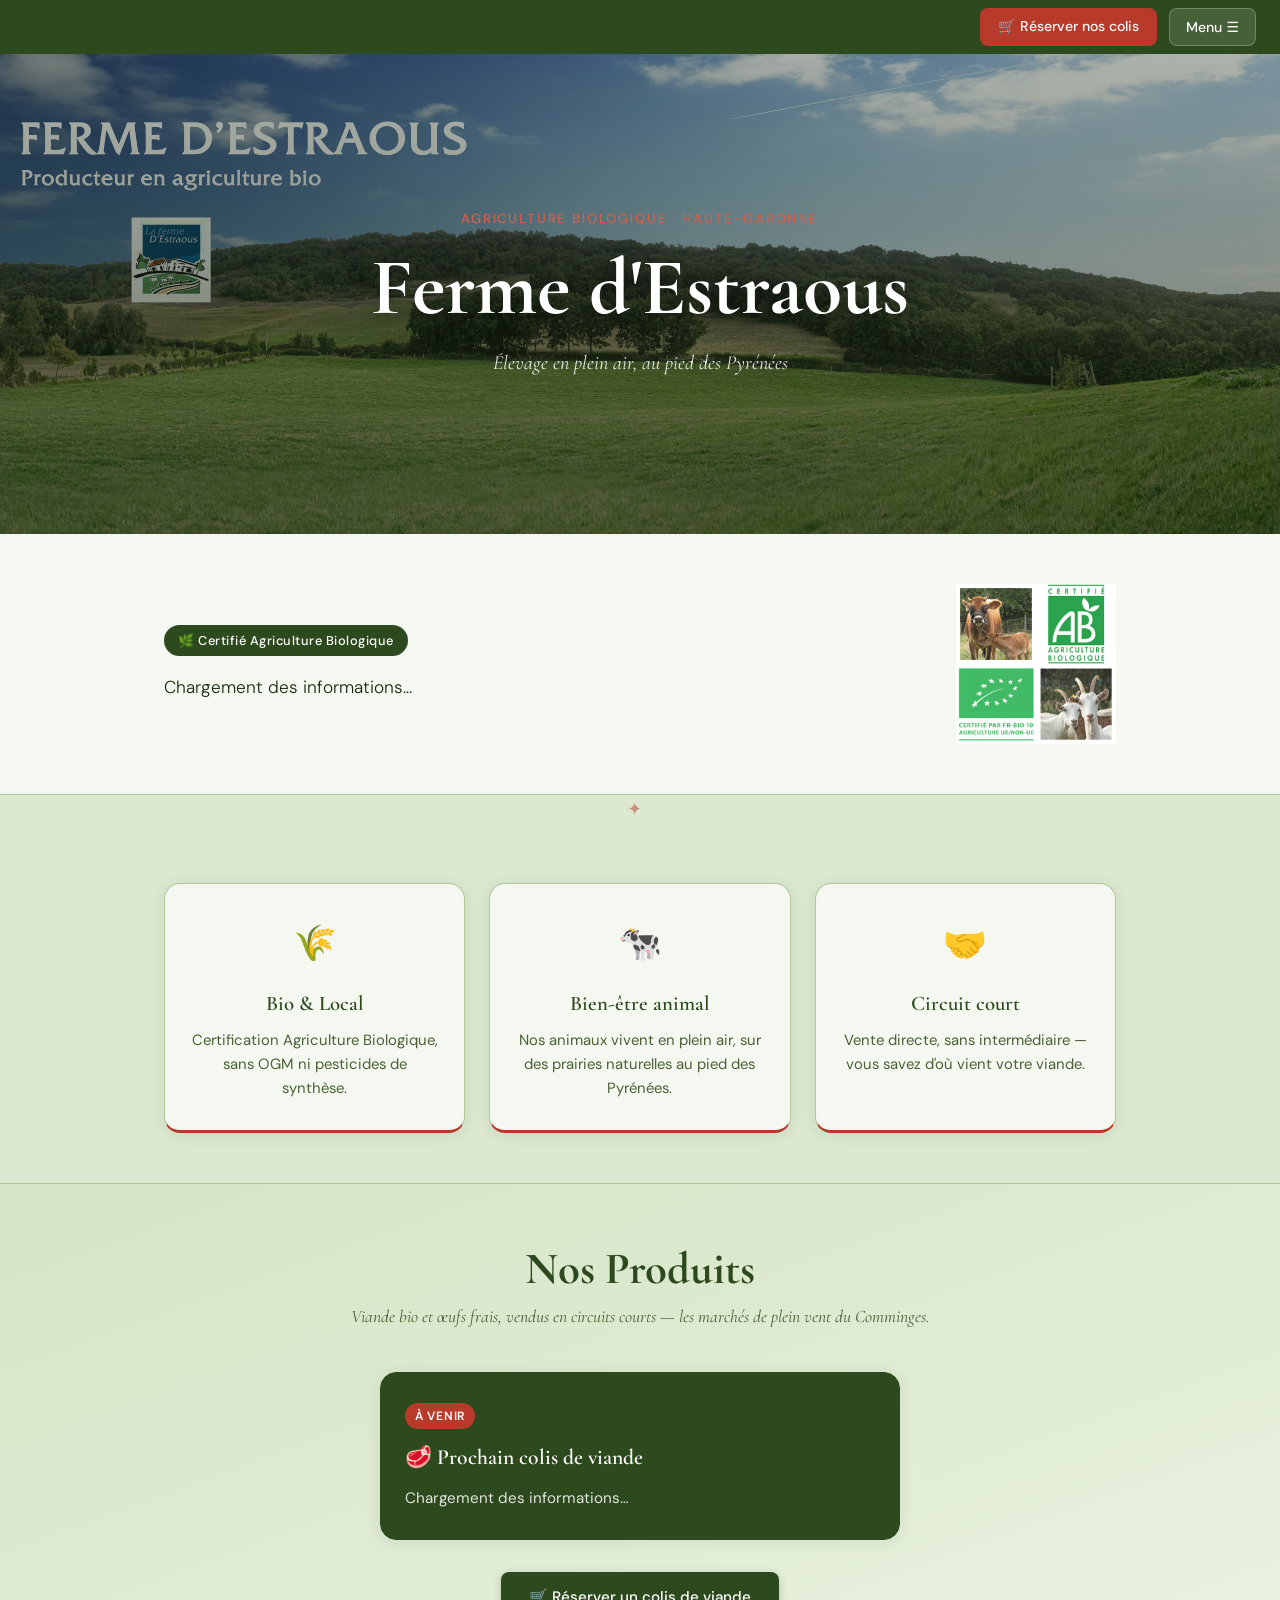
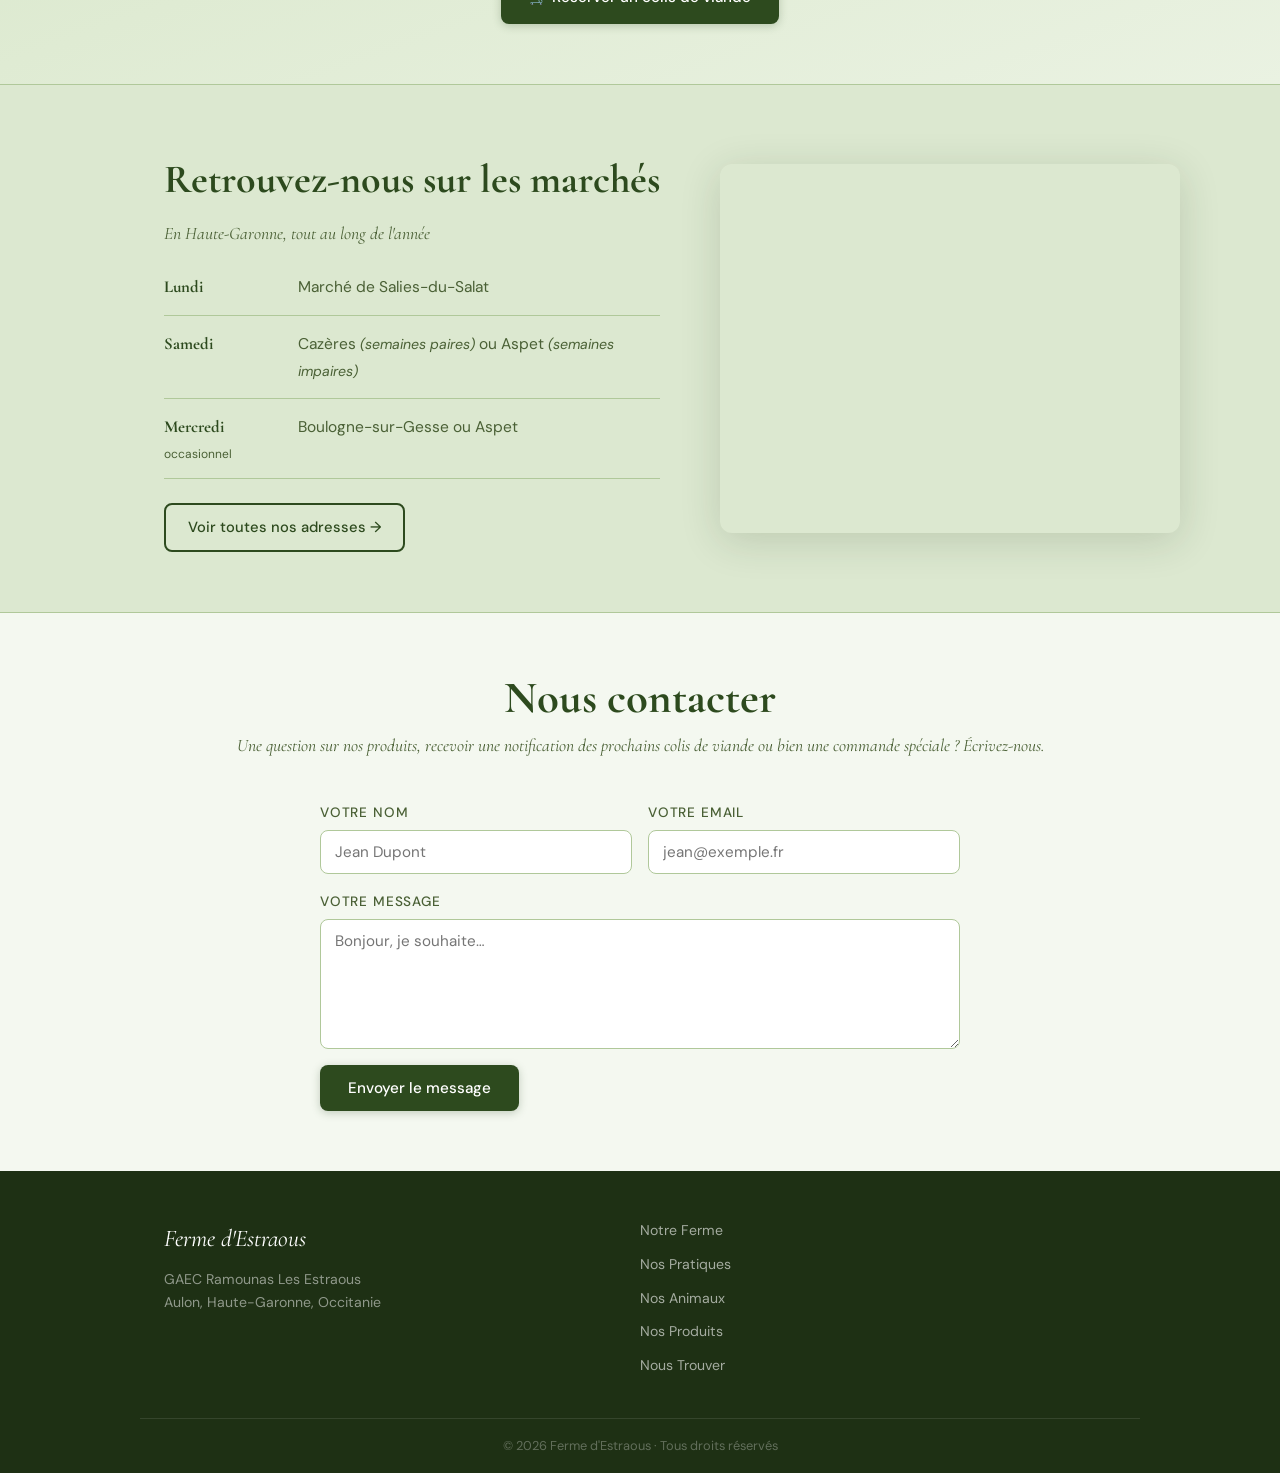
<file: index.html>
<!DOCTYPE html>
<html lang="fr">
<head>
    <meta charset="UTF-8">
    <meta name="viewport" content="width=device-width, initial-scale=1.0">
    <meta name="format-detection" content="telephone=no, address=no, email=no">
    <title>Ferme d'Estraous — Agriculture Biologique</title>
    <meta name="description" content="Ferme d'Estraous — Viande bio, vente directe et marchés locaux en Haute-Garonne, au pied des Pyrénées.">
    <link rel="stylesheet" href="style.css">
    <link href="https://fonts.googleapis.com/css2?family=Cormorant+Garamond:ital,wght@0,400;0,600;0,700;1,400;1,600&family=DM+Sans:wght@300;400;500&display=swap" rel="stylesheet">
</head>
<body>

<!-- ═══════════════════════════════ HEADER ═══════════════════════════════ -->
<header>
    <div class="top-bar">
        <div class="top-left">
        </div>
        <div class="top-right">
            <a href="trouver.html#commander-colis" class="boutique-btn" target="_blank">
                🛒 Réserver nos colis
            </a>
            <div class="menu-container">
                <button class="menu-btn" aria-label="Ouvrir le menu">Menu ☰</button>
                <nav class="dropdown-menu" aria-label="Navigation principale">
                    <ul>
                        <li><a href="index.html" class="active">Accueil</a></li>
                        <li><a href="ferme.html">Notre Ferme</a></li>
                        <li><a href="pratiques.html">Nos Pratiques</a></li>
                        <li><a href="animaux.html">Nos Animaux</a></li>
                        <li><a href="produits.html">Nos Produits</a></li>
                        <li><a href="trouver.html">Nous Trouver</a></li>
                    </ul>
                </nav>
            </div>
        </div>
    </div>

    <div class="banner">
        <img src="Photos/bandeau-haut/panorama.jpg" alt="Vue panoramique de la Ferme d'Estraous">
        <div class="banner-overlay"></div>
        <div class="banner-content">
            <span class="banner-eyebrow">Agriculture Biologique · Haute-Garonne</span>
            <h1>Ferme d'Estraous</h1>
            <p class="banner-tagline">Élevage en plein air, au pied des Pyrénées</p>

        </div>
    </div>
</header>

<!-- ═══════════════════════════════ MAIN ═══════════════════════════════ -->
<main>

    <!-- ── Section intro ── -->
    <section class="section-intro">
        <div class="container intro-grid">
            <div class="intro-text">
                <span class="badge">🌿 Certifié Agriculture Biologique</span>
                <p id="txt-introduction" class="intro-paragraph">Chargement des informations…</p>
            </div>
            <div class="intro-logo">
                <img src="Photos/bio/certifié_AB.jpg" alt="Label Agriculture Biologique" class="bio-logo">
            </div>
        </div>
    </section>

    <!-- ── Séparateur décoratif ── -->
    <div class="divider">
        <span>✦</span>
    </div>

    <!-- ── Section valeurs ── -->
    <section class="section-valeurs">
        <div class="container">
            <div class="valeurs-grid">
                <div class="valeur-card">
                    <div class="valeur-icon">🌾</div>
                    <h3>Bio & Local</h3>
                    <p>Certification Agriculture Biologique, sans OGM ni pesticides de synthèse.</p>
                </div>
                <div class="valeur-card">
                    <div class="valeur-icon">🐄</div>
                    <h3>Bien-être animal</h3>
                    <p>Nos animaux vivent en plein air, sur des prairies naturelles au pied des Pyrénées.</p>
                </div>
                <div class="valeur-card">
                    <div class="valeur-icon">🤝</div>
                    <h3>Circuit court</h3>
                    <p>Vente directe, sans intermédiaire — vous savez d'où vient votre viande.</p>
                </div>
            </div>
        </div>
    </section>

    <!-- ── Section produits ── -->
    <section class="section-produits">
        <div class="container">
            <div class="section-header">
                <h2>Nos Produits</h2>
                <p class="section-subtitle">Viande bio et œufs frais, vendus en circuits courts — les marchés de plein vent du Comminges.</p>
            </div>
            <div class="produits-grid produits-grid--single">
                <div class="produit-card highlight">
                    <div class="produit-card-inner">
                        <span class="produit-tag">À venir</span>
                        <h3>🥩 Prochain colis de viande</h3>
                        <p id="txt-prochain-colis">Chargement des informations…</p>
                    </div>
                </div>
            </div>
            <div class="cta-container">
                <a href="trouver.html#commander-colis" class="btn" target="_blank">🛒 Réserver un colis de viande</a>
            </div>
        </div>
    </section>

    <!-- ── Section marchés ── -->
    <section class="section-marches">
        <div class="container">
            <div class="marches-inner">
                <div class="marches-text">
                    <h2 class="marches-titre">Retrouvez-nous sur les marchés</h2>
                    <p class="section-subtitle">En Haute-Garonne, tout au long de l'année</p>
                    <ul class="marches-list">
                        <li>
                            <span class="marche-jour">Lundi</span>
                            <span class="marche-lieu">Marché de Salies-du-Salat</span>
                        </li>
                        <li>
                            <span class="marche-jour">Samedi</span>
                            <span class="marche-lieu">Cazères <em>(semaines paires)</em> ou Aspet <em>(semaines impaires)</em></span>
                        </li>
                        <li>
                            <span class="marche-jour">Mercredi <small>occasionnel</small></span>
                            <span class="marche-lieu">Boulogne-sur-Gesse ou Aspet</span>
                        </li>
                    </ul>
                    <a href="trouver.html" class="btn-outline">Voir toutes nos adresses →</a>
                </div>
                <div class="marches-map">
                    <iframe
                        src="https://www.google.com/maps/embed?pb=!1m18!1m12!1m3!1d93102.9929401435!2d0.7575164825537002!3d43.17867898805371!2m3!1f0!2f0!3f0!3m2!1i1024!2i768!4f13.1!3m3!1m2!1s0x12a91e1b45ad195d%3A0x928aa88d5a3a231b!2sThiebaut%20Pascale%20Pierette!5e0!3m2!1sfr!2sfr!4v1771956304085!5m2!1sfr!2sfr"
                        width="100%"
                        height="360"
                        style="border:0; border-radius: 12px;"
                        allowfullscreen=""
                        loading="lazy"
                        referrerpolicy="no-referrer-when-downgrade"
                        title="Localisation Ferme d'Estraous">
                    </iframe>
                </div>
            </div>
        </div>
    </section>

    <!-- ── Section contact ── -->
    <section class="section-contact">
        <div class="container">
            <div class="section-header">
                <h2>Nous contacter</h2>
                <p class="section-subtitle">Une question sur nos produits, recevoir une notification des prochains colis de viande ou bien une commande spéciale ? Écrivez-nous.</p>
            </div>
            <form class="contact-form" action="https://formspree.io/f/mgorkgvy" method="POST">
                <div class="form-row">
                    <div class="form-group">
                        <label for="name">Votre nom</label>
                        <input type="text" id="name" name="name" placeholder="Jean Dupont" required>
                    </div>
                    <div class="form-group">
                        <label for="email">Votre email</label>
                        <input type="email" id="email" name="email" placeholder="jean@exemple.fr" required>
                    </div>
                </div>
                <div class="form-group">
                    <label for="message">Votre message</label>
                    <textarea id="message" name="message" placeholder="Bonjour, je souhaite…" rows="5"></textarea>
                </div>
                <button type="submit" class="btn">Envoyer le message</button>
            </form>
        </div>
    </section>

</main>

<!-- ═══════════════════════════════ FOOTER ═══════════════════════════════ -->
<footer>
    <div class="container footer-inner">
        <div class="footer-brand">
            <span class="footer-title">Ferme d'Estraous</span>
            <p>GAEC Ramounas Les Estraous<br>Aulon, Haute-Garonne, Occitanie</p>
        </div>
        <nav class="footer-nav">
            <a href="ferme.html">Notre Ferme</a>
            <a href="pratiques.html">Nos Pratiques</a>
            <a href="animaux.html">Nos Animaux</a>
            <a href="produits.html">Nos Produits</a>
            <a href="trouver.html">Nous Trouver</a>
        </nav>
    </div>
    <div class="footer-bottom">
        <p>© 2026 Ferme d'Estraous · Tous droits réservés</p>
    </div>
</footer>

<!-- ═══════════════════════════════ SCRIPTS ═══════════════════════════════ -->
<script>
document.addEventListener("DOMContentLoaded", () => {

    // ── Menu déroulant ──
    const menuBtn = document.querySelector('.menu-btn');
    const dropdownMenu = document.querySelector('.dropdown-menu');

    menuBtn.addEventListener('click', (e) => {
        e.stopPropagation();
        dropdownMenu.classList.toggle('active');
        menuBtn.setAttribute('aria-expanded', dropdownMenu.classList.contains('active'));
    });

    document.addEventListener('click', (event) => {
        if (!menuBtn.contains(event.target) && !dropdownMenu.contains(event.target)) {
            dropdownMenu.classList.remove('active');
            menuBtn.setAttribute('aria-expanded', 'false');
        }
    });

    // ── Animations au scroll ──
    const observer = new IntersectionObserver((entries) => {
        entries.forEach(entry => {
            if (entry.isIntersecting) {
                entry.target.classList.add('visible');
            }
        });
    }, { threshold: 0.1 });

    document.querySelectorAll('.valeur-card, .produit-card, .section-header').forEach(el => {
        observer.observe(el);
    });

    // ── Chargement Google Sheets ──
    const sheetUrl = 'https://docs.google.com/spreadsheets/d/e/2PACX-1vTB3Jt4kUljHwTgUbPsbVGGD0gC79-hA50OVEz2wfTbX-TX6LBxyBkJ3mCK-SPe8UFXgkzFLp9_VBxE/pub?output=csv';

    async function loadData() {
        try {
            const response = await fetch(sheetUrl);
            const data = await response.text();
            const rows = data.split(/\r?\n/);

            rows.forEach((row, index) => {
                if (index === 0) return;
                const match = row.match(/^"?([^",]+)"?,?(.+)$/);
                if (match) {
                    const key = match[1].trim().toLowerCase().replace(/_/g, '-');
                    let value = match[2].trim().replace(/^"|"$/g, '').replace(/""/g, '"');
                    const el = document.getElementById(`txt-${key}`);
                    if (el) el.innerText = value;
                }
            });
        } catch (e) {
            console.error("Erreur de chargement :", e);
        }
    }

    loadData();
});
</script>

</body>
</html>
</file>
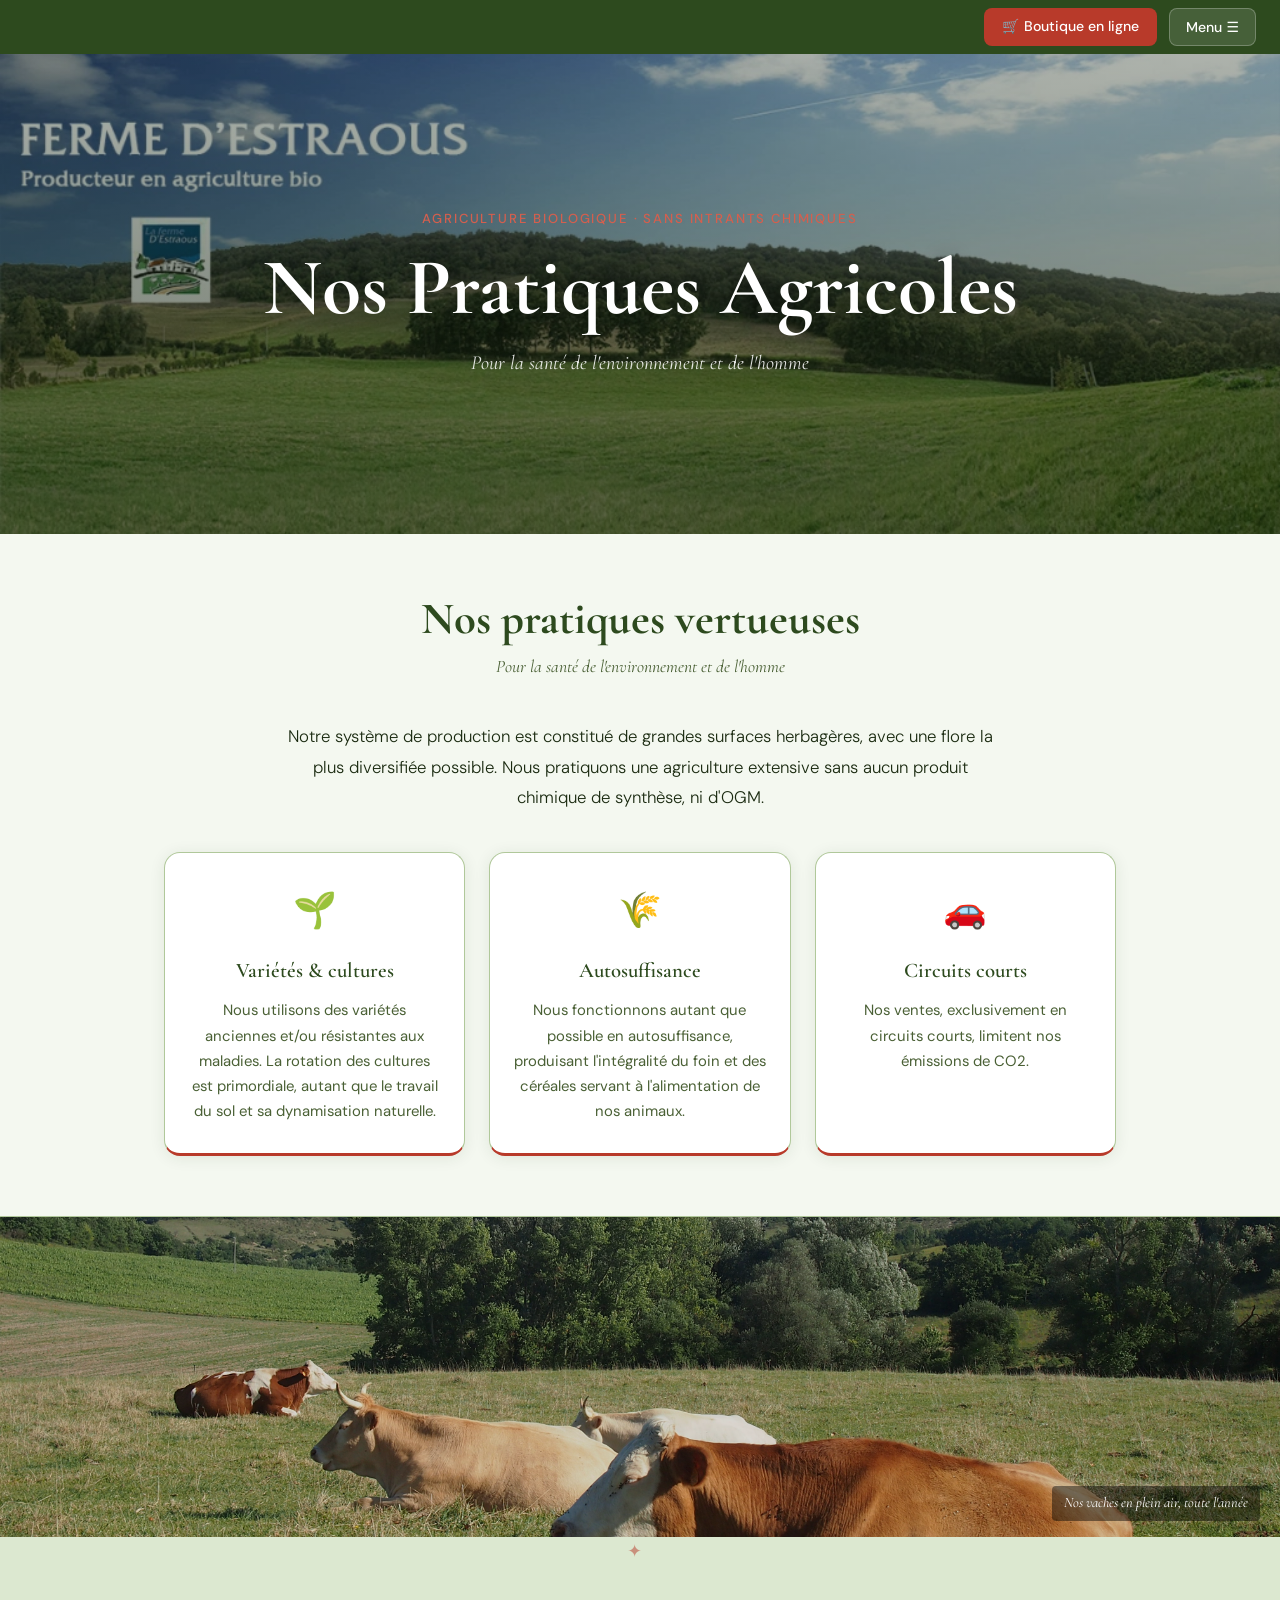
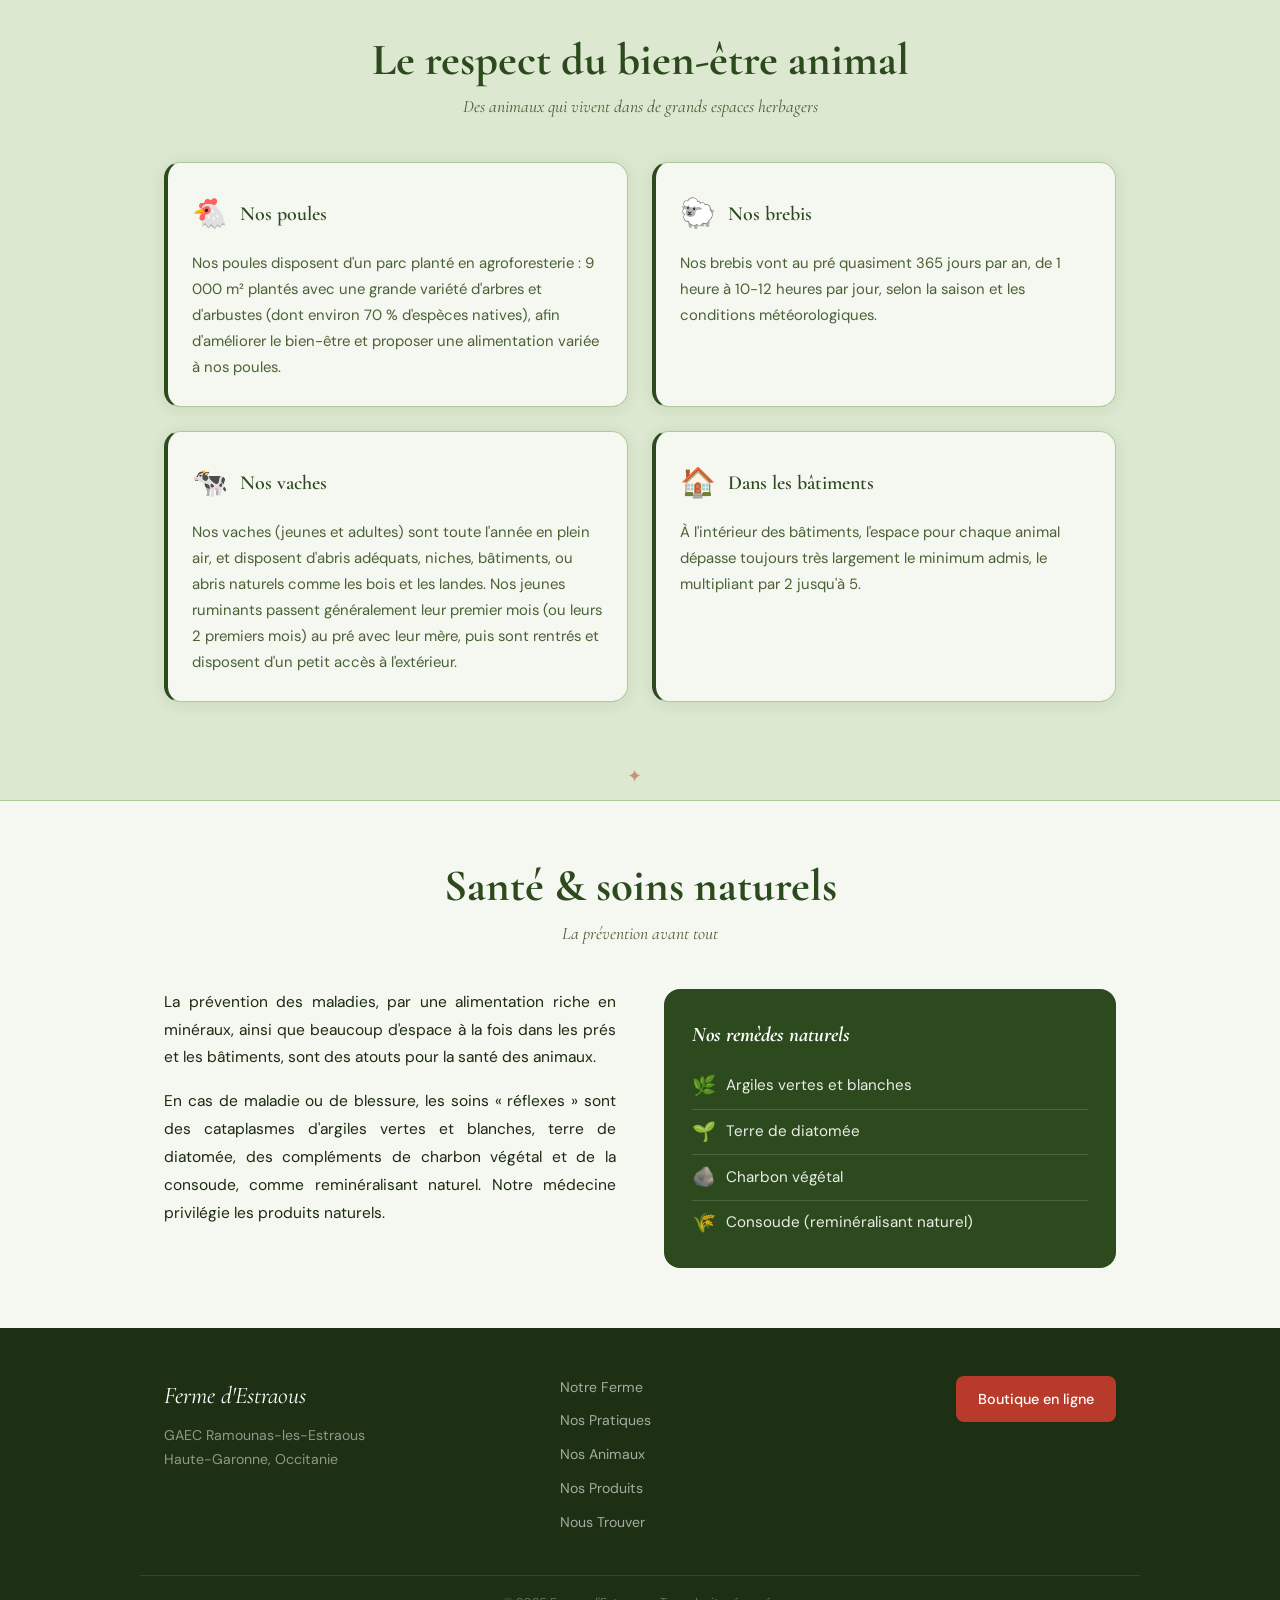
<file: Pratiques.html>
<!DOCTYPE html>
<html lang="fr">
<head>
    <meta charset="UTF-8">
    <meta name="viewport" content="width=device-width, initial-scale=1.0">
    <title>Nos Pratiques Agricoles — Ferme d'Estraous</title>
    <meta name="description" content="Les pratiques agricoles biologiques et respectueuses de la Ferme d'Estraous en Haute-Garonne.">
    <link rel="stylesheet" href="style.css">
    <link href="https://fonts.googleapis.com/css2?family=Cormorant+Garamond:ital,wght@0,400;0,600;0,700;1,400;1,600&family=DM+Sans:wght@300;400;500&display=swap" rel="stylesheet">
</head>
<body>

<!-- ═══════════════════════════════ HEADER ═══════════════════════════════ -->
<header>
    <div class="top-bar">
        <div class="top-left"></div>
        <div class="top-right">
            <a href="https://coopcircuits.fr/gaec-ramounas-les-estraous/shop" class="boutique-btn" target="_blank">
                🛒 Boutique en ligne
            </a>
            <div class="menu-container">
                <button class="menu-btn" aria-label="Ouvrir le menu">Menu ☰</button>
                <nav class="dropdown-menu" aria-label="Navigation principale">
                    <ul>
                        <li><a href="index.html">Accueil</a></li>
                        <li><a href="ferme.html">Notre Ferme</a></li>
                        <li><a href="pratiques.html" class="active">Nos Pratiques</a></li>
                        <li><a href="animaux.html">Nos Animaux</a></li>
                        <li><a href="produits.html">Nos Produits</a></li>
                        <li><a href="trouver.html">Nous Trouver</a></li>
                    </ul>
                </nav>
            </div>
        </div>
    </div>

    <div class="banner">
        <img src="Photos/bandeau-haut/panorama.jpeg" alt="Vue panoramique de la Ferme d'Estraous">
        <div class="banner-overlay"></div>
        <div class="banner-content">
            <span class="banner-eyebrow">Agriculture Biologique · Sans intrants chimiques</span>
            <h1>Nos Pratiques Agricoles</h1>
            <p class="banner-tagline">Pour la santé de l'environnement et de l'homme</p>
        </div>
    </div>
</header>

<!-- ═══════════════════════════════ MAIN ═══════════════════════════════ -->
<main>

    <!-- ── Section pratiques vertueuses ── -->
    <section class="section-pratiques">
        <div class="container">

            <div class="section-header">
                <h2>Nos pratiques vertueuses</h2>
                <p class="section-subtitle">Pour la santé de l'environnement et de l'homme</p>
            </div>

            <div class="pratiques-intro">
                <p>Notre système de production est constitué de grandes surfaces herbagères, avec une flore la plus diversifiée possible. Nous pratiquons une agriculture extensive sans aucun produit chimique de synthèse, ni d'OGM.</p>
            </div>

            <div class="pratiques-grid">

                <div class="pratique-card">
                    <div class="pratique-icon">🌱</div>
                    <h3>Variétés & cultures</h3>
                    <p>Nous utilisons des variétés anciennes et/ou résistantes aux maladies. La rotation des cultures est primordiale, autant que le travail du sol et sa dynamisation naturelle.</p>
                </div>

                <div class="pratique-card">
                    <div class="pratique-icon">🌾</div>
                    <h3>Autosuffisance</h3>
                    <p>Nous fonctionnons autant que possible en autosuffisance, produisant l'intégralité du foin et des céréales servant à l'alimentation de nos animaux.</p>
                </div>

                <div class="pratique-card">
                    <div class="pratique-icon">🚗</div>
                    <h3>Circuits courts</h3>
                    <p>Nos ventes, exclusivement en circuits courts, limitent nos émissions de CO2.</p>
                </div>

            </div>
        </div>
    </section>

    <!-- ── Photo intermédiaire ── -->
    <div class="photo-bandeau">
        <img src="Photos/ferme/paysage_vaches.JPG" alt="Vaches en plein air sur les prairies de la Ferme d'Estraous">
        <div class="photo-bandeau-caption">Nos vaches en plein air, toute l'année</div>
    </div>

    <!-- ── Séparateur ── -->
    <div class="divider"><span>✦</span></div>

    <!-- ── Section bien-être animal ── -->
    <section class="section-bienetre">
        <div class="container">

            <div class="section-header">
                <h2>Le respect du bien-être animal</h2>
                <p class="section-subtitle">Des animaux qui vivent dans de grands espaces herbagers</p>
            </div>

            <div class="bienetre-grid">

                <div class="bienetre-card">
                    <div class="bienetre-header">
                        <span class="bienetre-emoji">🐔</span>
                        <h3>Nos poules</h3>
                    </div>
                    <p>Nos poules disposent d'un parc planté en agroforesterie : 9 000 m² plantés avec une grande variété d'arbres et d'arbustes (dont environ 70 % d'espèces natives), afin d'améliorer le bien-être et proposer une alimentation variée à nos poules.</p>
                </div>

                <div class="bienetre-card">
                    <div class="bienetre-header">
                        <span class="bienetre-emoji">🐑</span>
                        <h3>Nos brebis</h3>
                    </div>
                    <p>Nos brebis vont au pré quasiment 365 jours par an, de 1 heure à 10-12 heures par jour, selon la saison et les conditions météorologiques.</p>
                </div>

                <div class="bienetre-card">
                    <div class="bienetre-header">
                        <span class="bienetre-emoji">🐄</span>
                        <h3>Nos vaches</h3>
                    </div>
                    <p>Nos vaches (jeunes et adultes) sont toute l'année en plein air, et disposent d'abris adéquats, niches, bâtiments, ou abris naturels comme les bois et les landes. Nos jeunes ruminants passent généralement leur premier mois (ou leurs 2 premiers mois) au pré avec leur mère, puis sont rentrés et disposent d'un petit accès à l'extérieur.</p>
                </div>

                <div class="bienetre-card">
                    <div class="bienetre-header">
                        <span class="bienetre-emoji">🏠</span>
                        <h3>Dans les bâtiments</h3>
                    </div>
                    <p>À l'intérieur des bâtiments, l'espace pour chaque animal dépasse toujours très largement le minimum admis, le multipliant par 2 jusqu'à 5.</p>
                </div>

            </div>

        </div>
    </section>

    <!-- ── Séparateur ── -->
    <div class="divider"><span>✦</span></div>

    <!-- ── Section santé & soins ── -->
    <section class="section-soins">
        <div class="container">

            <div class="section-header">
                <h2>Santé & soins naturels</h2>
                <p class="section-subtitle">La prévention avant tout</p>
            </div>

            <div class="soins-inner">
                <div class="soins-text">
                    <p>La prévention des maladies, par une alimentation riche en minéraux, ainsi que beaucoup d'espace à la fois dans les prés et les bâtiments, sont des atouts pour la santé des animaux.</p>
                    <p>En cas de maladie ou de blessure, les soins « réflexes » sont des cataplasmes d'argiles vertes et blanches, terre de diatomée, des compléments de charbon végétal et de la consoude, comme reminéralisant naturel. Notre médecine privilégie les produits naturels.</p>
                </div>
                <div class="soins-remedes">
                    <h3>Nos remèdes naturels</h3>
                    <ul class="remedes-list">
                        <li><span>🌿</span> Argiles vertes et blanches</li>
                        <li><span>🌱</span> Terre de diatomée</li>
                        <li><span>🪨</span> Charbon végétal</li>
                        <li><span>🌾</span> Consoude (reminéralisant naturel)</li>
                    </ul>
                </div>
            </div>

        </div>
    </section>

</main>

<!-- ═══════════════════════════════ FOOTER ═══════════════════════════════ -->
<footer>
    <div class="container footer-inner">
        <div class="footer-brand">
            <span class="footer-title">Ferme d'Estraous</span>
            <p>GAEC Ramounas-les-Estraous<br>Haute-Garonne, Occitanie</p>
        </div>
        <nav class="footer-nav">
            <a href="ferme.html">Notre Ferme</a>
            <a href="pratiques.html">Nos Pratiques</a>
            <a href="animaux.html">Nos Animaux</a>
            <a href="produits.html">Nos Produits</a>
            <a href="trouver.html">Nous Trouver</a>
        </nav>
        <div class="footer-boutique">
            <a href="https://coopcircuits.fr/gaec-ramounas-les-estraous/shop" class="btn" target="_blank">Boutique en ligne</a>
        </div>
    </div>
    <div class="footer-bottom">
        <p>© 2025 Ferme d'Estraous · Tous droits réservés</p>
    </div>
</footer>

<!-- ═══════════════════════════════ SCRIPTS ═══════════════════════════════ -->
<script>
document.addEventListener("DOMContentLoaded", () => {

    const menuBtn = document.querySelector('.menu-btn');
    const dropdownMenu = document.querySelector('.dropdown-menu');

    menuBtn.addEventListener('click', (e) => {
        e.stopPropagation();
        dropdownMenu.classList.toggle('active');
        menuBtn.setAttribute('aria-expanded', dropdownMenu.classList.contains('active'));
    });

    document.addEventListener('click', (event) => {
        if (!menuBtn.contains(event.target) && !dropdownMenu.contains(event.target)) {
            dropdownMenu.classList.remove('active');
            menuBtn.setAttribute('aria-expanded', 'false');
        }
    });

    const observer = new IntersectionObserver((entries) => {
        entries.forEach(entry => {
            if (entry.isIntersecting) entry.target.classList.add('visible');
        });
    }, { threshold: 0.1 });

    document.querySelectorAll('.pratique-card, .bienetre-card, .section-header').forEach(el => {
        observer.observe(el);
    });

});
</script>

</body>
</html>
</file>
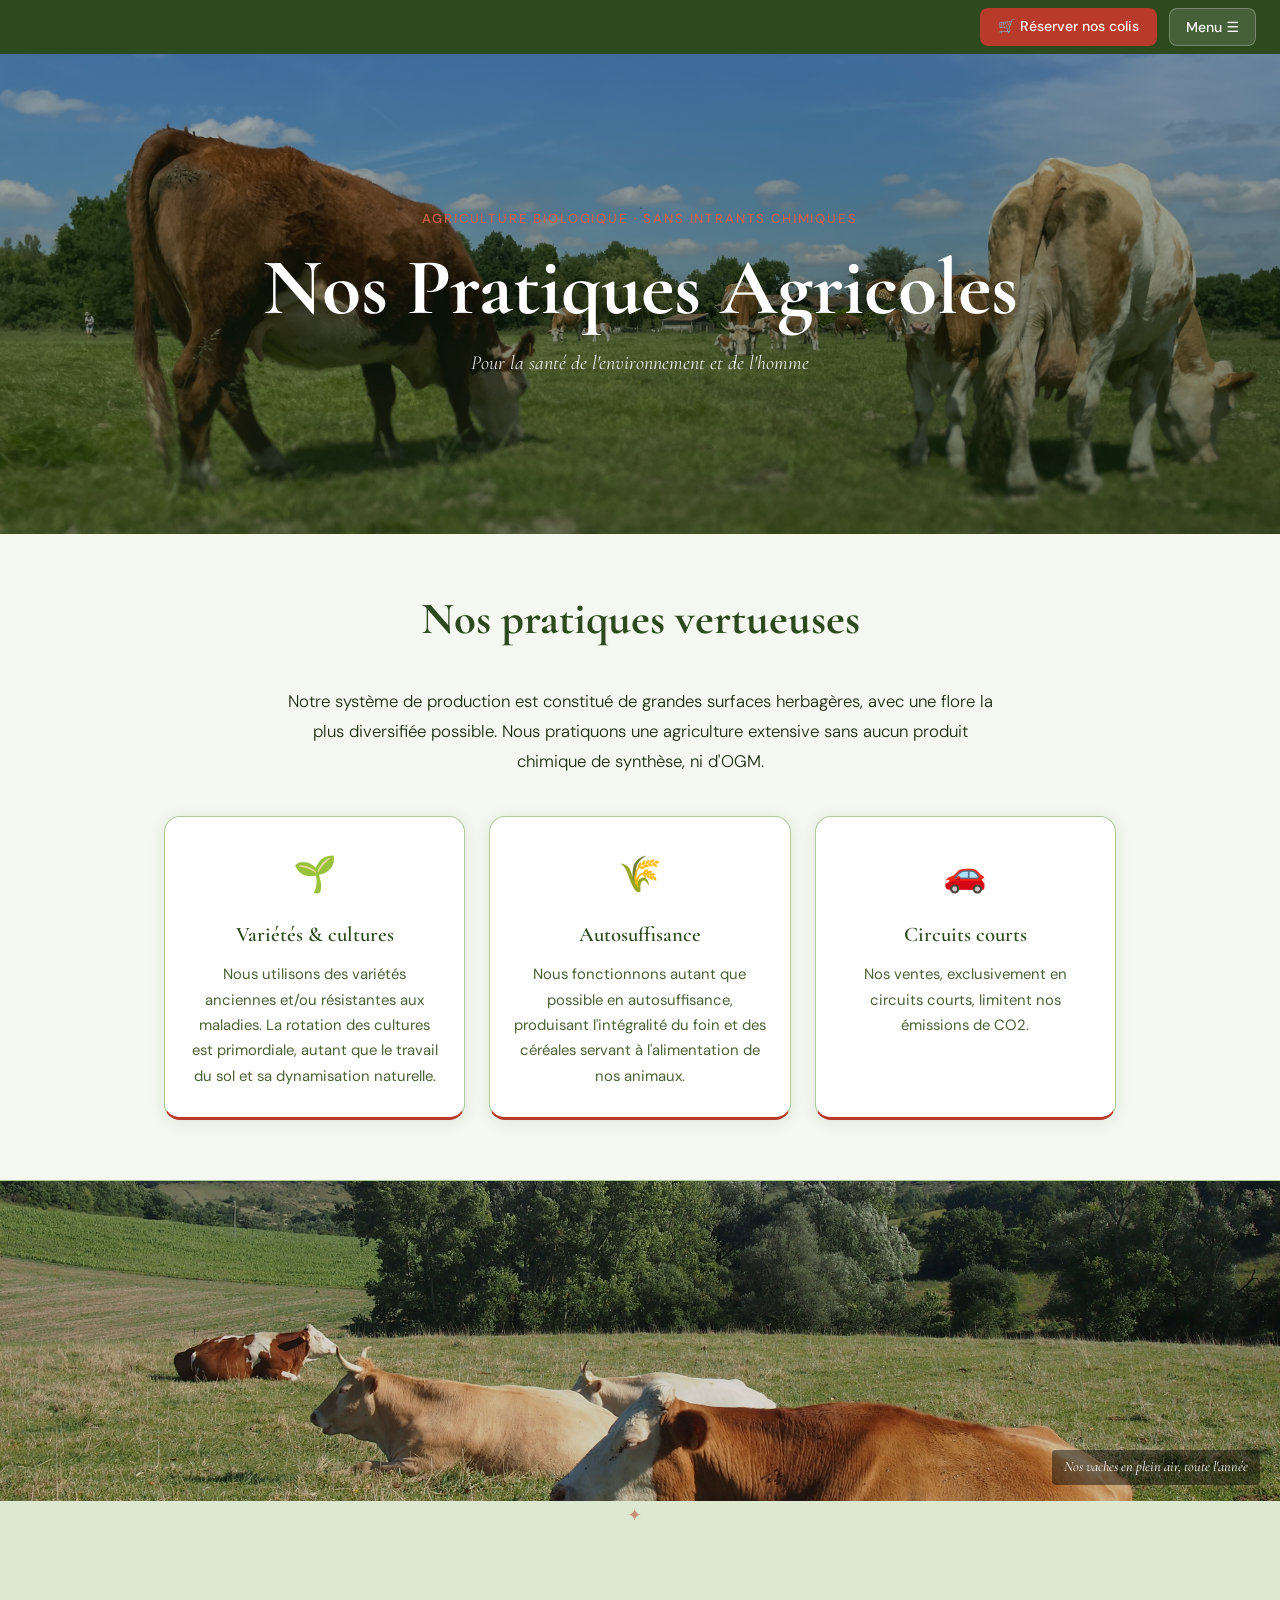
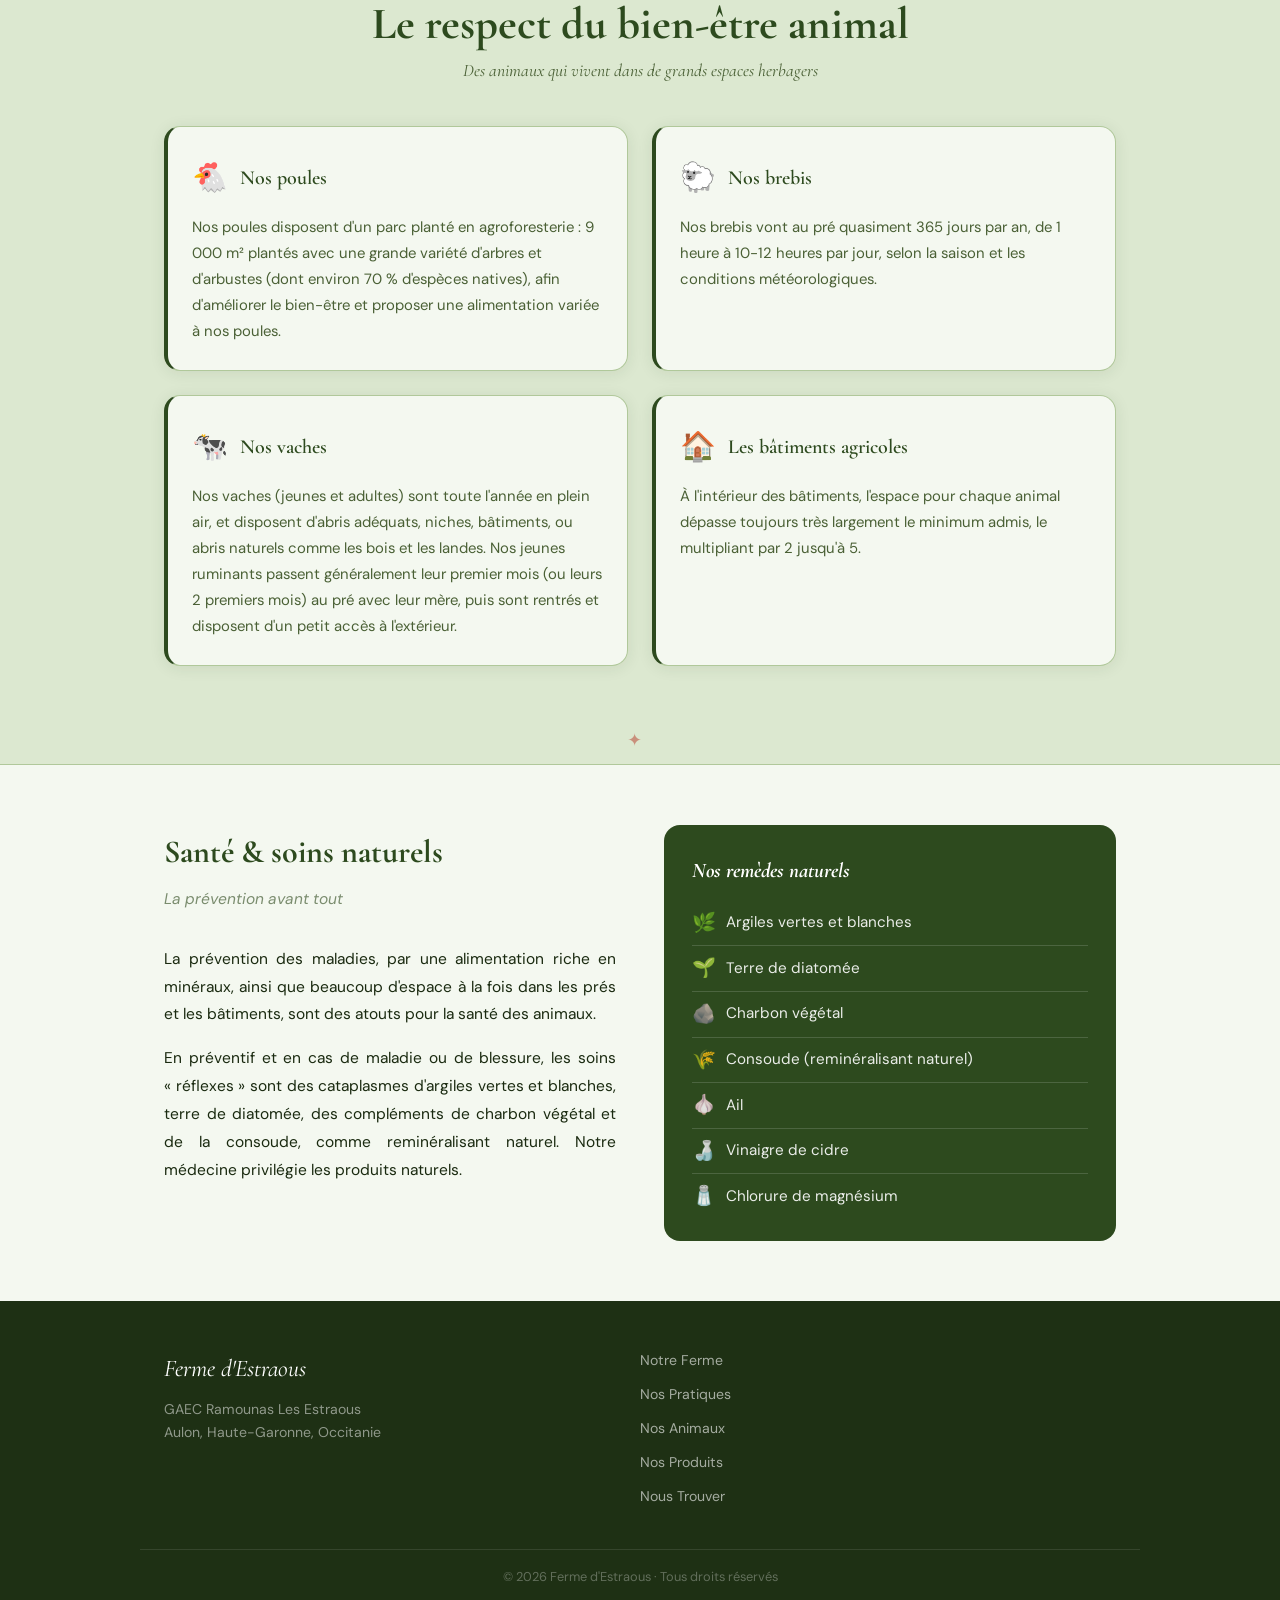
<file: pratiques.html>
<!DOCTYPE html>
<html lang="fr">
<head>
    <meta charset="UTF-8">
    <meta name="viewport" content="width=device-width, initial-scale=1.0">
    <meta name="format-detection" content="telephone=no, address=no, email=no">
    <title>Nos Pratiques Agricoles — Ferme d'Estraous</title>
    <meta name="description" content="Les pratiques agricoles biologiques et respectueuses de la Ferme d'Estraous en Haute-Garonne.">
    <link rel="stylesheet" href="style.css">
    <link href="https://fonts.googleapis.com/css2?family=Cormorant+Garamond:ital,wght@0,400;0,600;0,700;1,400;1,600&family=DM+Sans:wght@300;400;500&display=swap" rel="stylesheet">
</head>
<body>

<!-- ═══════════════════════════════ HEADER ═══════════════════════════════ -->
<header>
    <div class="top-bar">
        <div class="top-left"></div>
        <div class="top-right">
            <a href="trouver.html#commander-colis" class="boutique-btn" target="_blank">
                🛒 Réserver nos colis
            </a>
            <div class="menu-container">
                <button class="menu-btn" aria-label="Ouvrir le menu">Menu ☰</button>
                <nav class="dropdown-menu" aria-label="Navigation principale">
                    <ul>
                        <li><a href="index.html">Accueil</a></li>
                        <li><a href="ferme.html">Notre Ferme</a></li>
                        <li><a href="pratiques.html" class="active">Nos Pratiques</a></li>
                        <li><a href="animaux.html">Nos Animaux</a></li>
                        <li><a href="produits.html">Nos Produits</a></li>
                        <li><a href="trouver.html">Nous Trouver</a></li>
                    </ul>
                </nav>
            </div>
        </div>
    </div>

    <div class="banner">
        <img src="Photos/Vaches/vache_ferme.JPG" alt="Les vaches Simmental nourries à l'herbe" class="banner-img-pratiques">
        <div class="banner-overlay"></div>
        <div class="banner-content">
            <span class="banner-eyebrow">Agriculture Biologique · Sans intrants chimiques</span>
            <h1>Nos Pratiques Agricoles</h1>
            <p class="banner-tagline">Pour la santé de l'environnement et de l'homme</p>
        </div>
    </div>
</header>

<!-- ═══════════════════════════════ MAIN ═══════════════════════════════ -->
<main>

    <!-- ── Section pratiques vertueuses ── -->
    <section class="section-pratiques">
        <div class="container">

            <div class="section-header">
                <h2>Nos pratiques vertueuses</h2>
            </div>

            <div class="pratiques-intro">
                <p>Notre système de production est constitué de grandes surfaces herbagères, avec une flore la plus diversifiée possible. Nous pratiquons une agriculture extensive sans aucun produit chimique de synthèse, ni d'OGM.</p>
            </div>

            <div class="pratiques-grid">

                <div class="pratique-card">
                    <div class="pratique-icon">🌱</div>
                    <h3>Variétés & cultures</h3>
                    <p>Nous utilisons des variétés anciennes et/ou résistantes aux maladies. La rotation des cultures est primordiale, autant que le travail du sol et sa dynamisation naturelle.</p>
                </div>

                <div class="pratique-card">
                    <div class="pratique-icon">🌾</div>
                    <h3>Autosuffisance</h3>
                    <p>Nous fonctionnons autant que possible en autosuffisance, produisant l'intégralité du foin et des céréales servant à l'alimentation de nos animaux.</p>
                </div>

                <div class="pratique-card">
                    <div class="pratique-icon">🚗</div>
                    <h3>Circuits courts</h3>
                    <p>Nos ventes, exclusivement en circuits courts, limitent nos émissions de CO2.</p>
                </div>

            </div>
        </div>
    </section>

    <!-- ── Photo intermédiaire ── -->
    <div class="photo-bandeau">
        <img src="Photos/ferme/paysage_vaches.JPG" alt="Vaches en plein air sur les prairies de la Ferme d'Estraous">
        <div class="photo-bandeau-caption">Nos vaches en plein air, toute l'année</div>
    </div>

    <!-- ── Séparateur ── -->
    <div class="divider"><span>✦</span></div>

    <!-- ── Section bien-être animal ── -->
    <section class="section-bienetre">
        <div class="container">

            <div class="section-header">
                <h2>Le respect du bien-être animal</h2>
                <p class="section-subtitle">Des animaux qui vivent dans de grands espaces herbagers</p>
            </div>

            <div class="bienetre-grid">

                <div class="bienetre-card">
                    <div class="bienetre-header">
                        <span class="bienetre-emoji">🐔</span>
                        <h3>Nos poules</h3>
                    </div>
                    <p>Nos poules disposent d'un parc planté en agroforesterie : 9 000 m² plantés avec une grande variété d'arbres et d'arbustes (dont environ 70 % d'espèces natives), afin d'améliorer le bien-être et proposer une alimentation variée à nos poules.</p>
                </div>

                <div class="bienetre-card">
                    <div class="bienetre-header">
                        <span class="bienetre-emoji">🐑</span>
                        <h3>Nos brebis</h3>
                    </div>
                    <p>Nos brebis vont au pré quasiment 365 jours par an, de 1 heure à 10-12 heures par jour, selon la saison et les conditions météorologiques.</p>
                </div>

                <div class="bienetre-card">
                    <div class="bienetre-header">
                        <span class="bienetre-emoji">🐄</span>
                        <h3>Nos vaches</h3>
                    </div>
                    <p>Nos vaches (jeunes et adultes) sont toute l'année en plein air, et disposent d'abris adéquats, niches, bâtiments, ou abris naturels comme les bois et les landes. Nos jeunes ruminants passent généralement leur premier mois (ou leurs 2 premiers mois) au pré avec leur mère, puis sont rentrés et disposent d'un petit accès à l'extérieur.</p>
                </div>

                <div class="bienetre-card">
                    <div class="bienetre-header">
                        <span class="bienetre-emoji">🏠</span>
                        <h3>Les bâtiments agricoles</h3>
                    </div>
                    <p>À l'intérieur des bâtiments, l'espace pour chaque animal dépasse toujours très largement le minimum admis, le multipliant par 2 jusqu'à 5.</p>
                </div>

            </div>

        </div>
    </section>

    <!-- ── Séparateur ── -->
    <div class="divider"><span>✦</span></div>

    <!-- ── Section santé & soins ── -->
    <section class="section-soins">
        <div class="container">

            <div class="soins-inner">
                <div class="soins-text">
                    <h2 style="font-family: 'Cormorant Garamond', serif; font-size: 2rem; color: #2d4a1e; font-weight: 700; margin-bottom: 6px;">Santé & soins naturels</h2>
                    <p style="font-style: italic; color: #7a8c6e; margin-bottom: 32px;">La prévention avant tout</p>
                    <p>La prévention des maladies, par une alimentation riche en minéraux, ainsi que beaucoup d'espace à la fois dans les prés et les bâtiments, sont des atouts pour la santé des animaux.</p>
                    <p>En préventif et en cas de maladie ou de blessure, les soins «&nbsp;réflexes&nbsp;» sont des cataplasmes d'argiles vertes et blanches, terre de diatomée, des compléments de charbon végétal et de la consoude, comme reminéralisant naturel. Notre médecine privilégie les produits naturels.</p>
                </div>
                <div class="soins-remedes">
                    <h3>Nos remèdes naturels</h3>
                    <ul class="remedes-list">
                        <li><span>🌿</span> Argiles vertes et blanches</li>
                        <li><span>🌱</span> Terre de diatomée</li>
                        <li><span>🪨</span> Charbon végétal</li>
                        <li><span>🌾</span> Consoude (reminéralisant naturel)</li>
                        <li><span>🧄</span> Ail</li>
                        <li><span>🍶</span> Vinaigre de cidre</li>
                        <li><span>🧂</span> Chlorure de magnésium</li>
                    </ul>
                </div>
            </div>

        </div>
    </section>

</main>

<!-- ═══════════════════════════════ FOOTER ═══════════════════════════════ -->
<footer>
    <div class="container footer-inner">
        <div class="footer-brand">
            <span class="footer-title">Ferme d'Estraous</span>
            <p>GAEC Ramounas Les Estraous<br>Aulon, Haute-Garonne, Occitanie</p>
        </div>
        <nav class="footer-nav">
            <a href="ferme.html">Notre Ferme</a>
            <a href="pratiques.html">Nos Pratiques</a>
            <a href="animaux.html">Nos Animaux</a>
            <a href="produits.html">Nos Produits</a>
            <a href="trouver.html">Nous Trouver</a>
        </nav>
    </div>
    <div class="footer-bottom">
        <p>© 2026 Ferme d'Estraous · Tous droits réservés</p>
    </div>
</footer>

<!-- ═══════════════════════════════ SCRIPTS ═══════════════════════════════ -->
<script>
document.addEventListener("DOMContentLoaded", () => {

    const menuBtn = document.querySelector('.menu-btn');
    const dropdownMenu = document.querySelector('.dropdown-menu');

    menuBtn.addEventListener('click', (e) => {
        e.stopPropagation();
        dropdownMenu.classList.toggle('active');
        menuBtn.setAttribute('aria-expanded', dropdownMenu.classList.contains('active'));
    });

    document.addEventListener('click', (event) => {
        if (!menuBtn.contains(event.target) && !dropdownMenu.contains(event.target)) {
            dropdownMenu.classList.remove('active');
            menuBtn.setAttribute('aria-expanded', 'false');
        }
    });

    const observer = new IntersectionObserver((entries) => {
        entries.forEach(entry => {
            if (entry.isIntersecting) entry.target.classList.add('visible');
        });
    }, { threshold: 0.1 });

    document.querySelectorAll('.pratique-card, .bienetre-card, .section-header').forEach(el => {
        observer.observe(el);
    });

});
</script>

</body>
</html>
</file>
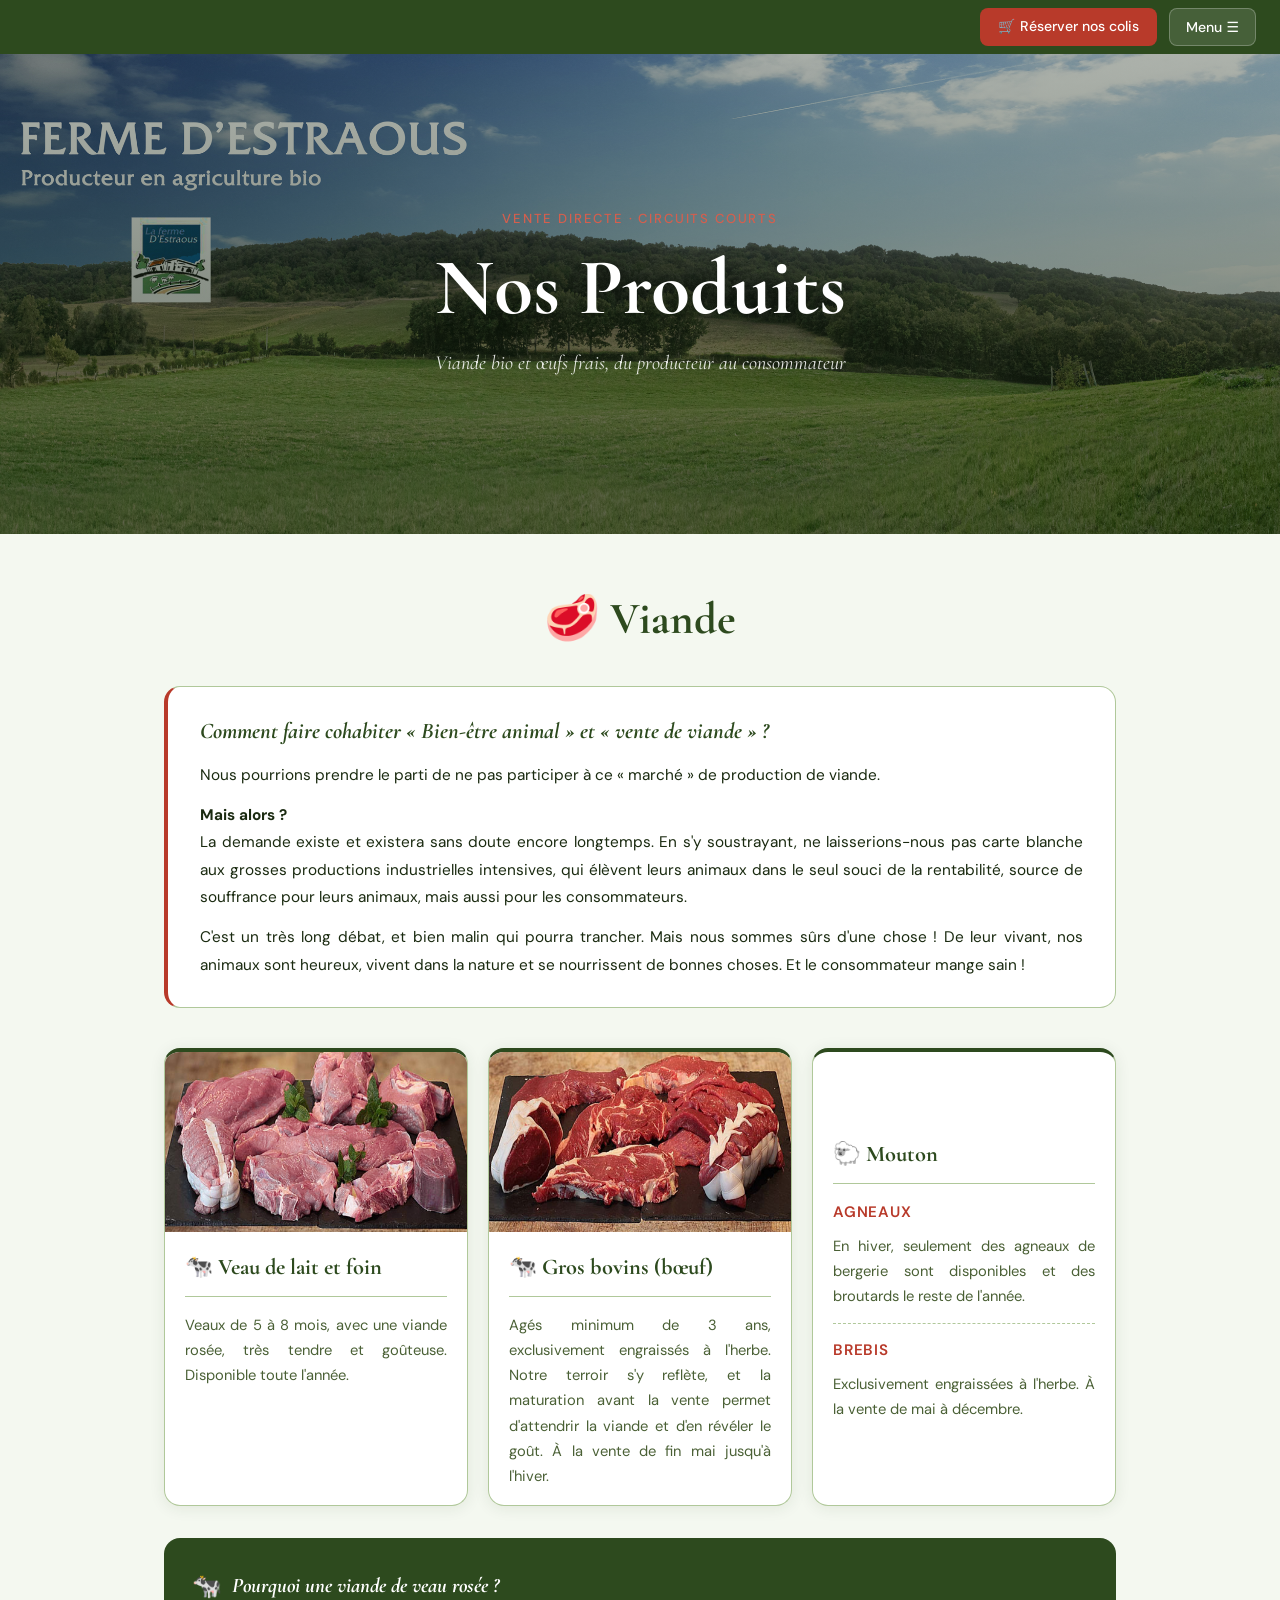
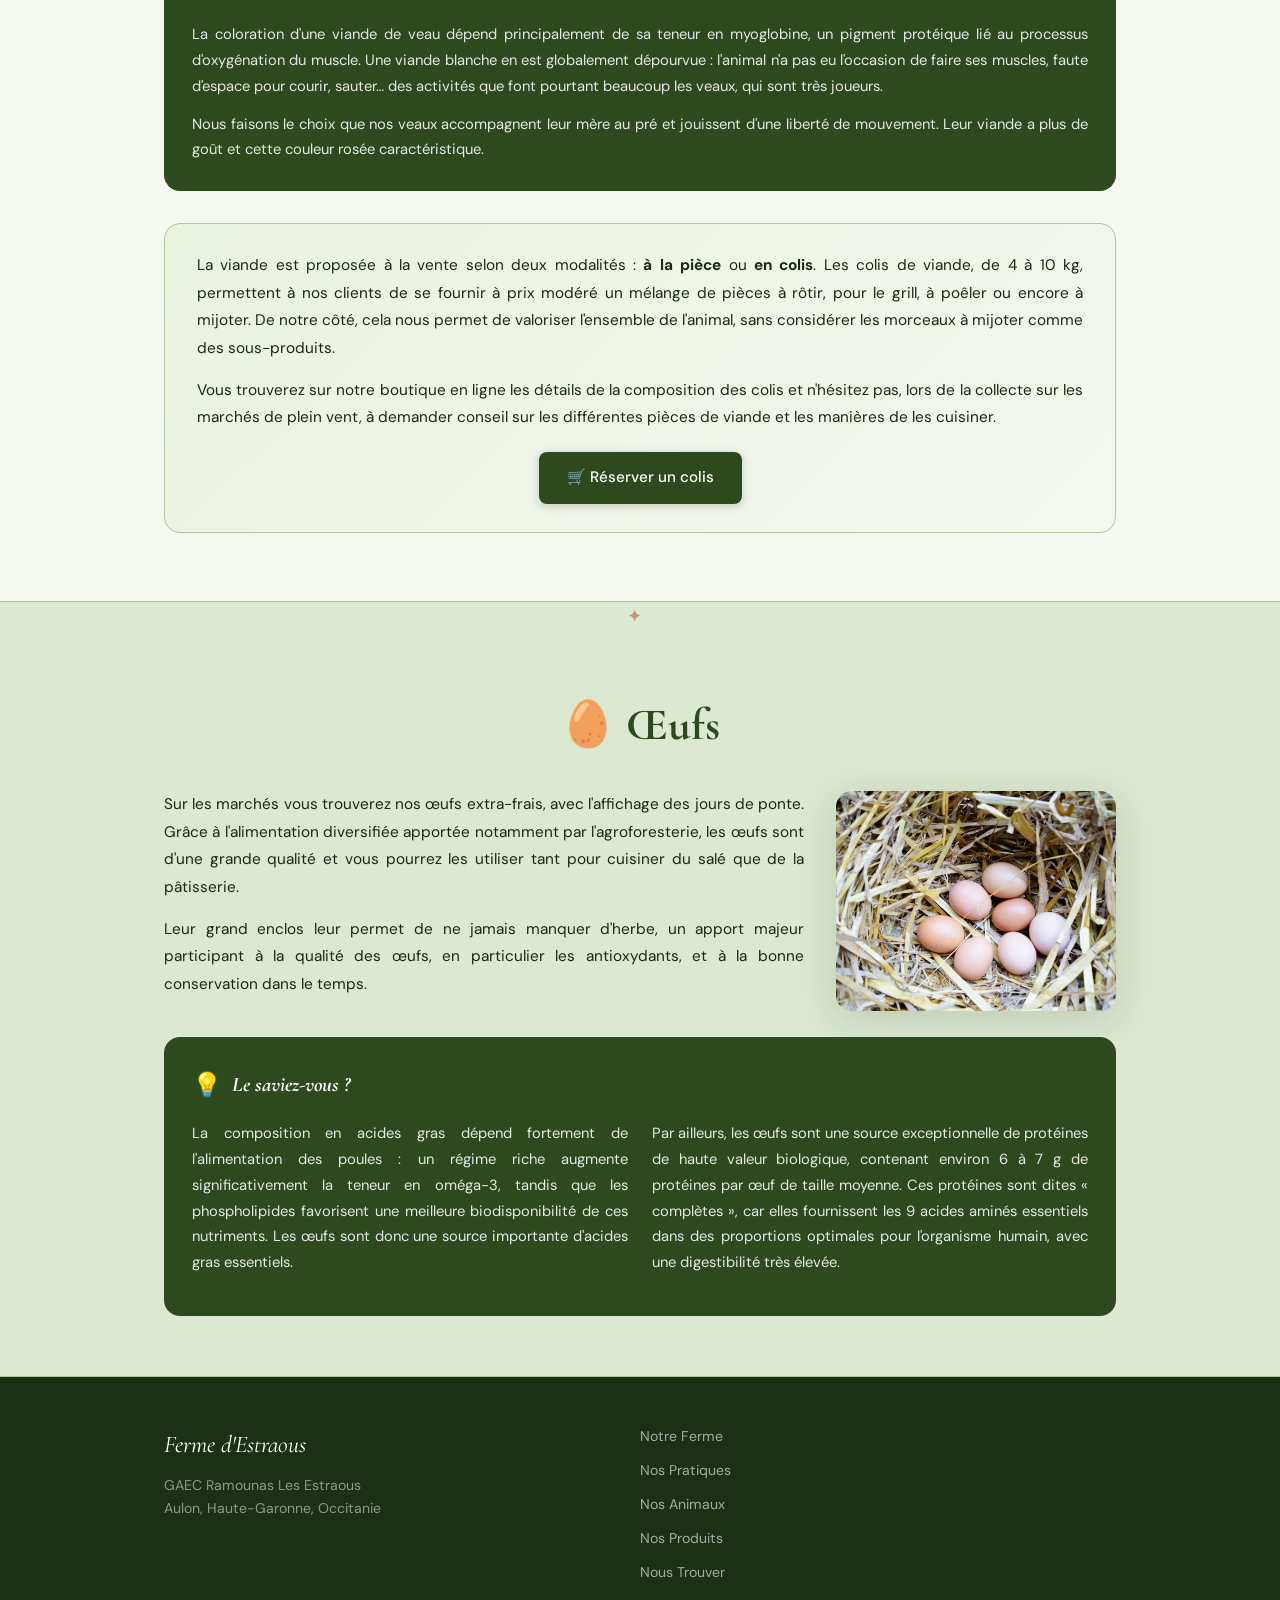
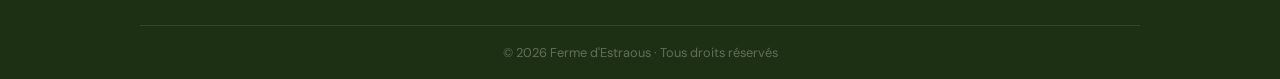
<file: produits.html>
<!DOCTYPE html>
<html lang="fr">
<head>
    <meta charset="UTF-8">
    <meta name="viewport" content="width=device-width, initial-scale=1.0">
    <meta name="format-detection" content="telephone=no, address=no, email=no">
    <title>Nos Produits — Ferme d'Estraous</title>
    <meta name="description" content="Viande bio et œufs frais de la Ferme d'Estraous, en vente directe sur les marchés du Comminges.">
    <link rel="stylesheet" href="style.css">
    <link href="https://fonts.googleapis.com/css2?family=Cormorant+Garamond:ital,wght@0,400;0,600;0,700;1,400;1,600&family=DM+Sans:wght@300;400;500&display=swap" rel="stylesheet">
</head>
<body>

<!-- ═══════════════════════════════ HEADER ═══════════════════════════════ -->
<header>
    <div class="top-bar">
        <div class="top-left"></div>
        <div class="top-right">
            <a href="trouver.html#commander-colis" class="boutique-btn" target="_blank">
                🛒 Réserver nos colis
            </a>
            <div class="menu-container">
                <button class="menu-btn" aria-label="Ouvrir le menu">Menu ☰</button>
                <nav class="dropdown-menu" aria-label="Navigation principale">
                    <ul>
                        <li><a href="index.html">Accueil</a></li>
                        <li><a href="ferme.html">Notre Ferme</a></li>
                        <li><a href="pratiques.html">Nos Pratiques</a></li>
                        <li><a href="animaux.html">Nos Animaux</a></li>
                        <li><a href="produits.html" class="active">Nos Produits</a></li>
                        <li><a href="trouver.html">Nous Trouver</a></li>
                    </ul>
                </nav>
            </div>
        </div>
    </div>

    <div class="banner">
        <img src="Photos/bandeau-haut/panorama.jpg" alt="Vue panoramique de la Ferme d'Estraous">
        <div class="banner-overlay"></div>
        <div class="banner-content">
            <span class="banner-eyebrow">Vente directe · Circuits courts</span>
            <h1>Nos Produits</h1>
            <p class="banner-tagline">Viande bio et œufs frais, du producteur au consommateur</p>
        </div>
    </div>
</header>

<!-- ═══════════════════════════════ MAIN ═══════════════════════════════ -->
<main>

    <!-- ══════════════════════════════
         SECTION VIANDE — PHILOSOPHIE
    ══════════════════════════════ -->
    <section class="section-produit">
        <div class="container">

            <div class="section-header">
                <h2>🥩 Viande</h2>
            </div>

            <div class="philosophie-block">
                <h3>Comment faire cohabiter « Bien-être animal » et « vente de viande » ?</h3>
                <p>Nous pourrions prendre le parti de ne pas participer à ce « marché » de production de viande.</p>
                <p><strong>Mais alors ?</strong><br>
                La demande existe et existera sans doute encore longtemps. En s'y soustrayant, ne laisserions-nous pas carte blanche aux grosses productions industrielles intensives, qui élèvent leurs animaux dans le seul souci de la rentabilité, source de souffrance pour leurs animaux, mais aussi pour les consommateurs.</p>
                <p>C'est un très long débat, et bien malin qui pourra trancher. Mais nous sommes sûrs d'une chose ! De leur vivant, nos animaux sont heureux, vivent dans la nature et se nourrissent de bonnes choses. Et le consommateur mange sain !</p>
            </div>

            <!-- Grille des types de viande — 3 cartes avec photo -->
            <div class="viande-grid-3">

                <div class="viande-card-photo">
                    <img src="Photos/Viande/Produits-Veau-Ferme-destraous.jpg" alt="Colis de veau de la Ferme d'Estraous" class="viande-card-img">
                    <div class="viande-card-body">
                        <h3 class="viande-titre">🐄 Veau de lait et foin</h3>
                        <p>Veaux de 5 à 8 mois, avec une viande rosée, très tendre et goûteuse. Disponible toute l'année.</p>
                    </div>
                </div>

                <div class="viande-card-photo">
                    <img src="Photos/Viande/boeuf-2.jpg" alt="Colis de bœuf de la Ferme d'Estraous" class="viande-card-img">
                    <div class="viande-card-body">
                        <h3 class="viande-titre">🐄 Gros bovins (bœuf)</h3>
                        <p>Agés minimum de 3 ans, exclusivement engraissés à l'herbe. Notre terroir s'y reflète, et la maturation avant la vente permet d'attendrir la viande et d'en révéler le goût. À la vente de fin mai jusqu'à l'hiver.</p>
                    </div>
                </div>

                <div class="viande-card-photo viande-card-photo--noimg">
                    <div class="viande-card-body">
                        <h3 class="viande-titre">🐑 Mouton</h3>
                        <div class="viande-items">
                            <div class="viande-item">
                                <span class="viande-label">Agneaux</span>
                                <p>En hiver, seulement des agneaux de bergerie sont disponibles et des broutards le reste de l'année.</p>
                            </div>
                            <div class="viande-item">
                                <span class="viande-label">Brebis</span>
                                <p>Exclusivement engraissées à l'herbe. À la vente de mai à décembre.</p>
                            </div>
                        </div>
                    </div>
                </div>

            </div>

            <!-- Encart veau rosé -->
            <div class="saviez-vous" style="margin-bottom: 32px;">
                <div class="saviez-vous-header">
                    <span>🐄</span>
                    <h3>Pourquoi une viande de veau rosée ?</h3>
                </div>
                <p>La coloration d'une viande de veau dépend principalement de sa teneur en myoglobine, un pigment protéique lié au processus d'oxygénation du muscle. Une viande blanche en est globalement dépourvue : l'animal n'a pas eu l'occasion de faire ses muscles, faute d'espace pour courir, sauter… des activités que font pourtant beaucoup les veaux, qui sont très joueurs.</p>
                <p>Nous faisons le choix que nos veaux accompagnent leur mère au pré et jouissent d'une liberté de mouvement. Leur viande a plus de goût et cette couleur rosée caractéristique.</p>
            </div>

            <!-- Modalités de vente -->
            <div class="modalites-block">
                <p>La viande est proposée à la vente selon deux modalités : <strong>à la pièce</strong> ou <strong>en colis</strong>. Les colis de viande, de 4 à 10 kg, permettent à nos clients de se fournir à prix modéré un mélange de pièces à rôtir, pour le grill, à poêler ou encore à mijoter. De notre côté, cela nous permet de valoriser l'ensemble de l'animal, sans considérer les morceaux à mijoter comme des sous-produits.</p>
                <p>Vous trouverez sur notre boutique en ligne les détails de la composition des colis et n'hésitez pas, lors de la collecte sur les marchés de plein vent, à demander conseil sur les différentes pièces de viande et les manières de les cuisiner.</p>
                <div class="modalites-cta">
                    <a href="trouver.html#commander-colis" class="btn" target="_blank">🛒 Réserver un colis</a>
                </div>
            </div>

        </div>
    </section>

    <div class="divider"><span>✦</span></div>

    <!-- ══════════════════════════════
         SECTION ŒUFS
    ══════════════════════════════ -->
    <section class="section-produit section-produit--alt">
        <div class="container">

            <div class="section-header">
                <h2>🥚 Œufs</h2>
            </div>

            <!-- Texte + photo côte à côte -->
            <div class="oeufs-top">
                <div class="oeufs-text">
                    <p>Sur les marchés vous trouverez nos œufs extra-frais, avec l'affichage des jours de ponte. Grâce à l'alimentation diversifiée apportée notamment par l'agroforesterie, les œufs sont d'une grande qualité et vous pourrez les utiliser tant pour cuisiner du salé que de la pâtisserie.</p>
                    <p>Leur grand enclos leur permet de ne jamais manquer d'herbe, un apport majeur participant à la qualité des œufs, en particulier les antioxydants, et à la bonne conservation dans le temps.</p>
                </div>
                <img src="Photos/Viande/oeufs.jpg" alt="Œufs frais de la Ferme d'Estraous" class="oeufs-photo-side">
            </div>

            <!-- Le saviez-vous en pleine largeur dessous -->
            <div class="saviez-vous saviez-vous--full">
                <div class="saviez-vous-header">
                    <span>💡</span>
                    <h3>Le saviez-vous ?</h3>
                </div>
                <div class="saviez-vous-cols">
                    <p>La composition en acides gras dépend fortement de l'alimentation des poules : un régime riche augmente significativement la teneur en oméga-3, tandis que les phospholipides favorisent une meilleure biodisponibilité de ces nutriments. Les œufs sont donc une source importante d'acides gras essentiels.</p>
                    <p>Par ailleurs, les œufs sont une source exceptionnelle de protéines de haute valeur biologique, contenant environ 6 à 7 g de protéines par œuf de taille moyenne. Ces protéines sont dites « complètes », car elles fournissent les 9 acides aminés essentiels dans des proportions optimales pour l'organisme humain, avec une digestibilité très élevée.</p>
                </div>
            </div>

        </div>
    </section>

</main>

<!-- ═══════════════════════════════ FOOTER ═══════════════════════════════ -->
<footer>
    <div class="container footer-inner">
        <div class="footer-brand">
            <span class="footer-title">Ferme d'Estraous</span>
            <p>GAEC Ramounas Les Estraous<br>Aulon, Haute-Garonne, Occitanie</p>
        </div>
        <nav class="footer-nav">
            <a href="ferme.html">Notre Ferme</a>
            <a href="pratiques.html">Nos Pratiques</a>
            <a href="animaux.html">Nos Animaux</a>
            <a href="produits.html">Nos Produits</a>
            <a href="trouver.html">Nous Trouver</a>
        </nav>
    </div>
    <div class="footer-bottom">
        <p>© 2026 Ferme d'Estraous · Tous droits réservés</p>
    </div>
</footer>

<script>
document.addEventListener("DOMContentLoaded", () => {
    const menuBtn = document.querySelector('.menu-btn');
    const dropdownMenu = document.querySelector('.dropdown-menu');

    menuBtn.addEventListener('click', (e) => {
        e.stopPropagation();
        dropdownMenu.classList.toggle('active');
        menuBtn.setAttribute('aria-expanded', dropdownMenu.classList.contains('active'));
    });

    document.addEventListener('click', (event) => {
        if (!menuBtn.contains(event.target) && !dropdownMenu.contains(event.target)) {
            dropdownMenu.classList.remove('active');
            menuBtn.setAttribute('aria-expanded', 'false');
        }
    });

    const observer = new IntersectionObserver((entries) => {
        entries.forEach(entry => {
            if (entry.isIntersecting) entry.target.classList.add('visible');
        });
    }, { threshold: 0.1 });

    document.querySelectorAll('.viande-section, .oeufs-text, .saviez-vous, .section-header, .philosophie-block').forEach(el => observer.observe(el));
});
</script>

</body>
</html>
</file>
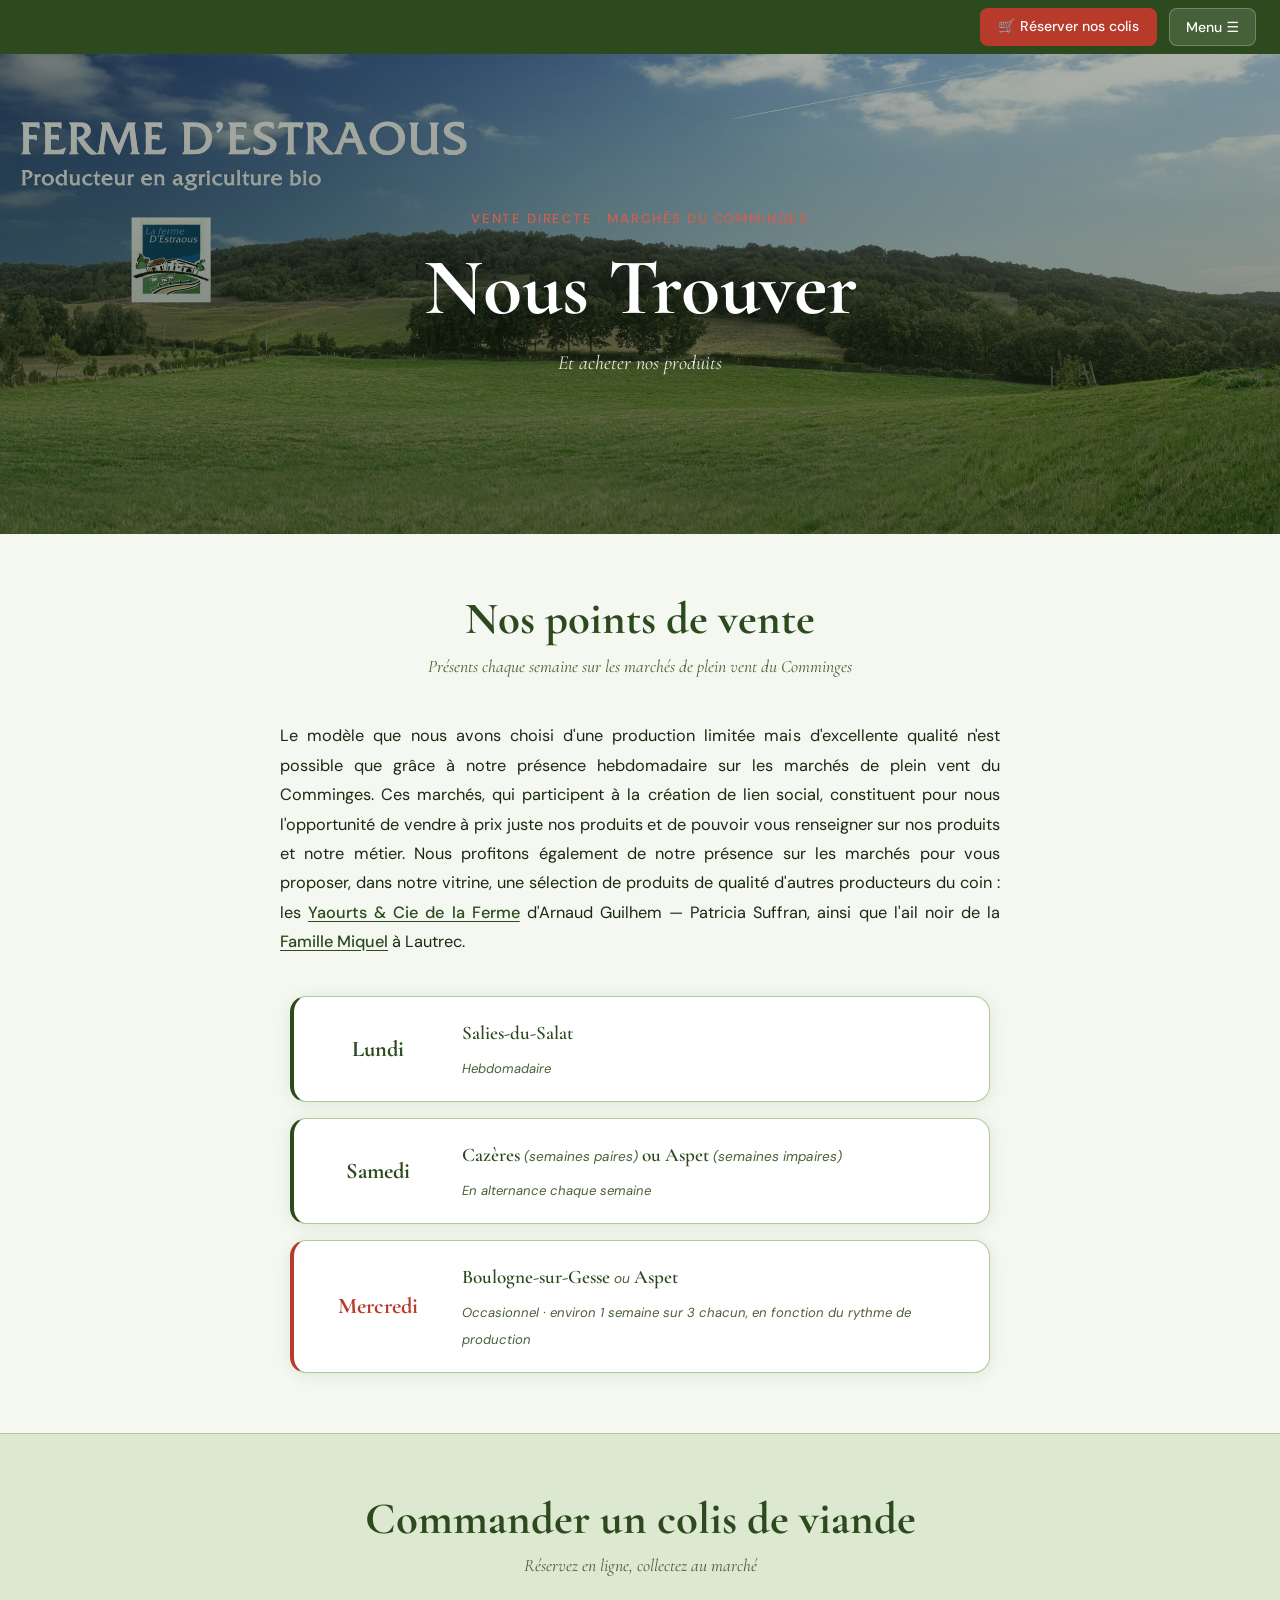
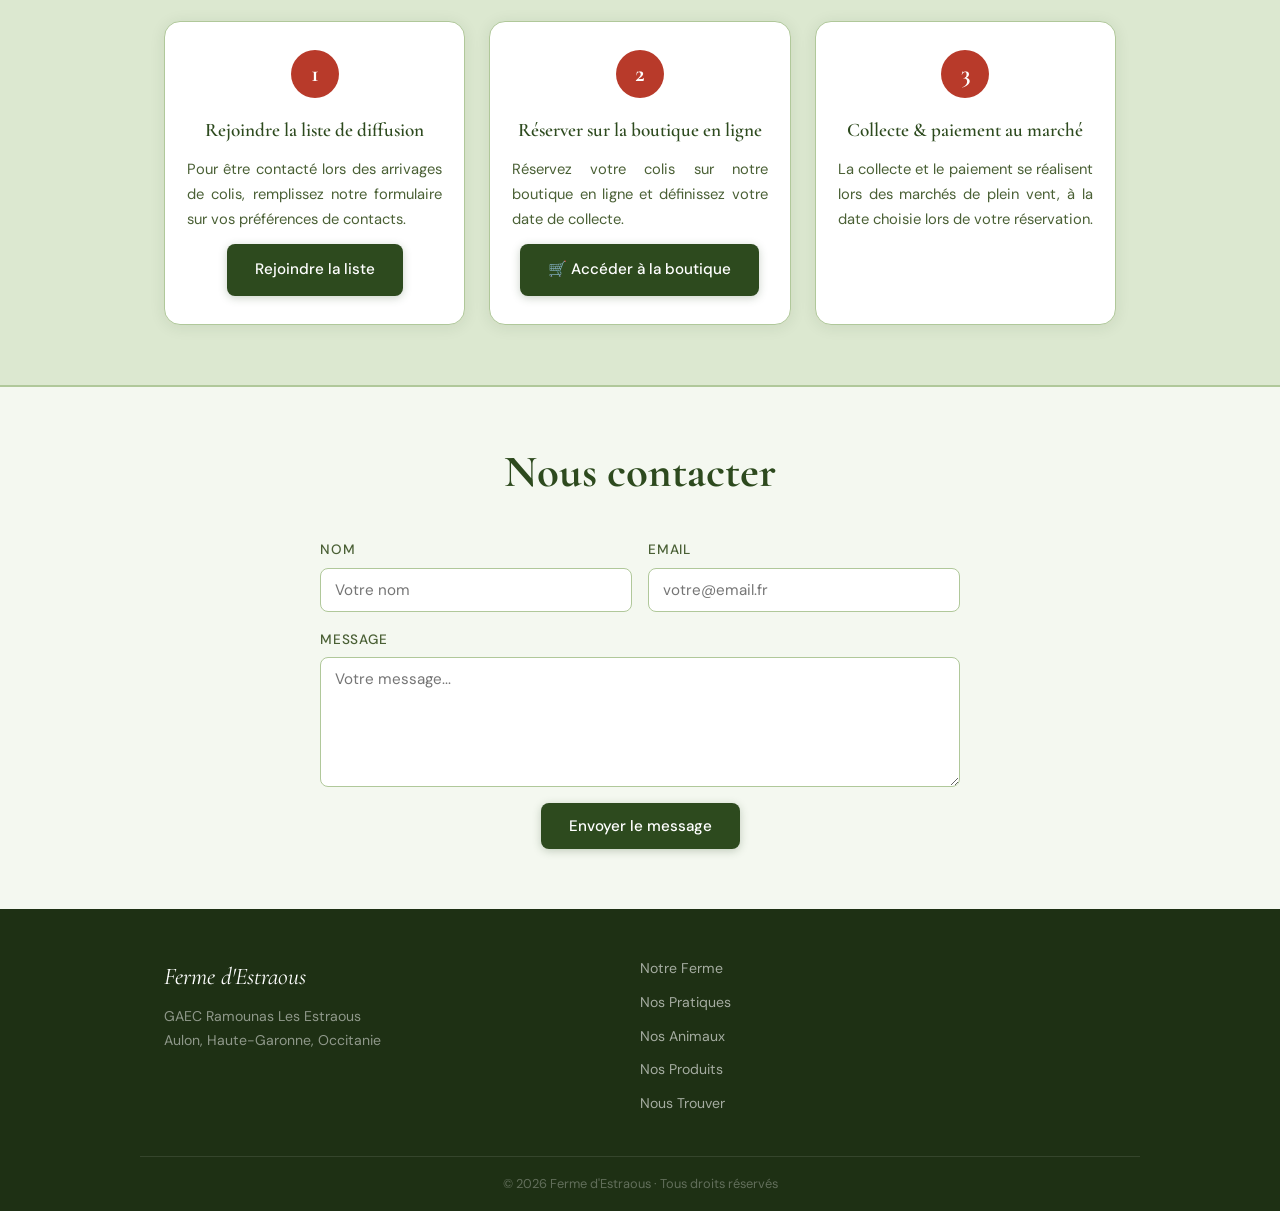
<file: trouver.html>
<!DOCTYPE html>
<html lang="fr">
<head>
    <meta charset="UTF-8">
    <meta name="viewport" content="width=device-width, initial-scale=1.0">
    <meta name="format-detection" content="telephone=no, address=no, email=no">
    <title>Nous Trouver — Ferme d'Estraous</title>
    <meta name="description" content="Retrouvez la Ferme d'Estraous sur les marchés du Comminges et commandez en ligne sur notre boutique.">
    <link rel="stylesheet" href="style.css">
    <link href="https://fonts.googleapis.com/css2?family=Cormorant+Garamond:ital,wght@0,400;0,600;0,700;1,400;1,600&family=DM+Sans:wght@300;400;500&display=swap" rel="stylesheet">
</head>
<body>

<!-- ═══════════════════════════════ HEADER ═══════════════════════════════ -->
<header>
    <div class="top-bar">
        <div class="top-left"></div>
        <div class="top-right">
            <a href="trouver.html#commander-colis" class="boutique-btn" target="_blank">
                🛒 Réserver nos colis
            </a>
            <div class="menu-container">
                <button class="menu-btn" aria-label="Ouvrir le menu">Menu ☰</button>
                <nav class="dropdown-menu" aria-label="Navigation principale">
                    <ul>
                        <li><a href="index.html">Accueil</a></li>
                        <li><a href="ferme.html">Notre Ferme</a></li>
                        <li><a href="pratiques.html">Nos Pratiques</a></li>
                        <li><a href="animaux.html">Nos Animaux</a></li>
                        <li><a href="produits.html">Nos Produits</a></li>
                        <li><a href="trouver.html" class="active">Nous Trouver</a></li>
                    </ul>
                </nav>
            </div>
        </div>
    </div>

    <div class="banner">
        <img src="Photos/bandeau-haut/panorama.jpg" alt="Vue panoramique de la Ferme d'Estraous">
        <div class="banner-overlay"></div>
        <div class="banner-content">
            <span class="banner-eyebrow">Vente directe · Marchés du Comminges</span>
            <h1>Nous Trouver</h1>
            <p class="banner-tagline">Et acheter nos produits</p>
        </div>
    </div>
</header>

<!-- ═══════════════════════════════ MAIN ═══════════════════════════════ -->
<main>

    <!-- ══════════════════════════════
         SECTION MARCHÉS
    ══════════════════════════════ -->
    <section class="section-trouver">
        <div class="container">

            <div class="section-header">
                <h2>Nos points de vente</h2>
                <p class="section-subtitle">Présents chaque semaine sur les marchés de plein vent du Comminges</p>
            </div>

            <div class="trouver-intro">
                <p>Le modèle que nous avons choisi d'une production limitée mais d'excellente qualité n'est possible que grâce à notre présence hebdomadaire sur les marchés de plein vent du Comminges. Ces marchés, qui participent à la création de lien social, constituent pour nous l'opportunité de vendre à prix juste nos produits et de pouvoir vous renseigner sur nos produits et notre métier. Nous profitons également de notre présence sur les marchés pour vous proposer, dans notre vitrine, une sélection de produits de qualité d'autres producteurs du coin : les <a href="https://opyrenees.fr/producteur/yaourts-et-cie-de-la-ferme/" target="_blank" class="texte-lien">Yaourts & Cie de la Ferme</a> d'Arnaud Guilhem — Patricia Suffran, ainsi que l'ail noir de la <a href="https://famillemiquel.fr/ail-rose-de-lautrec/" target="_blank" class="texte-lien">Famille Miquel</a> à Lautrec.</p>
            </div>

            <div class="marches-trouver">

                <div class="marche-trouver-card marche-regulier">
                    <div class="marche-trouver-jour">Lundi</div>
                    <div class="marche-trouver-info">
                        <h3>Salies-du-Salat</h3>
                        <span class="marche-frequence">Hebdomadaire</span>
                    </div>
                </div>

                <div class="marche-trouver-card marche-regulier">
                    <div class="marche-trouver-jour">Samedi</div>
                    <div class="marche-trouver-info">
                        <h3>Cazères <span class="ou">(semaines paires)</span> ou Aspet <span class="ou">(semaines impaires)</span></h3>
                        <span class="marche-frequence">En alternance chaque semaine</span>
                    </div>
                </div>

                <div class="marche-trouver-card marche-occasionnel">
                    <div class="marche-trouver-jour">Mercredi</div>
                    <div class="marche-trouver-info">
                        <h3>Boulogne-sur-Gesse <span class="ou">ou</span> Aspet</h3>
                        <span class="marche-frequence">Occasionnel · environ 1 semaine sur 3 chacun, en fonction du rythme de production</span>
                    </div>
                </div>

            </div>

        </div>
    </section>

    <!-- ══════════════════════════════
         SECTION COLIS & BOUTIQUE
    ══════════════════════════════ -->
    <section class="section-trouver section-trouver--alt" id="commander-colis">
        <div class="container">

            <div class="section-header">
                <h2>Commander un colis de viande</h2>
                <p class="section-subtitle">Réservez en ligne, collectez au marché</p>
            </div>

            <div class="colis-grid">

                <div class="colis-etape">
                    <div class="colis-numero">1</div>
                    <div class="colis-etape-content">
                        <h3>Rejoindre la liste de diffusion</h3>
                        <p>Pour être contacté lors des arrivages de colis, remplissez notre formulaire sur vos préférences de contacts.</p>
                        <a href="https://tally.so/r/MeYqYY" class="btn" target="_blank" style="margin-top: 12px; display: inline-block;">Rejoindre la liste</a>
                    </div>
                </div>

                <div class="colis-etape">
                    <div class="colis-numero">2</div>
                    <div class="colis-etape-content">
                        <h3>Réserver sur la boutique en ligne</h3>
                        <p>Réservez votre colis sur notre boutique en ligne et définissez votre date de collecte.</p>
                        <a href="https://coopcircuits.fr/gaec-ramounas-les-estraous/shop" class="btn" target="_blank" style="margin-top: 12px; display: inline-block;">🛒 Accéder à la boutique</a>
                    </div>
                </div>

                <div class="colis-etape">
                    <div class="colis-numero">3</div>
                    <div class="colis-etape-content">
                        <h3>Collecte & paiement au marché</h3>
                        <p>La collecte et le paiement se réalisent lors des marchés de plein vent, à la date choisie lors de votre réservation.</p>
                    </div>
                </div>

            </div>

        </div>
    </section>

    <!-- ══════════════════════════════
         SECTION CONTACT
    ══════════════════════════════ -->
    <section class="section-contact">
        <div class="container">
            <div class="section-header">
                <h2>Nous contacter</h2>
            </div>
            <form class="contact-form" action="https://formspree.io/f/mgorkgvy" method="POST">
                <div class="form-row">
                    <div class="form-group">
                        <label for="nom">Nom</label>
                        <input type="text" id="nom" name="nom" placeholder="Votre nom" required>
                    </div>
                    <div class="form-group">
                        <label for="email">Email</label>
                        <input type="email" id="email" name="email" placeholder="votre@email.fr" required>
                    </div>
                </div>
                <div class="form-group">
                    <label for="message">Message</label>
                    <textarea id="message" name="message" placeholder="Votre message..." required></textarea>
                </div>
                <div style="text-align: center;">
                    <button type="submit" class="btn">Envoyer le message</button>
                </div>
            </form>
        </div>
    </section>

</main>

<!-- ═══════════════════════════════ FOOTER ═══════════════════════════════ -->
<footer>
    <div class="container footer-inner">
        <div class="footer-brand">
            <span class="footer-title">Ferme d'Estraous</span>
            <p>GAEC Ramounas Les Estraous<br>Aulon, Haute-Garonne, Occitanie</p>
        </div>
        <nav class="footer-nav">
            <a href="ferme.html">Notre Ferme</a>
            <a href="pratiques.html">Nos Pratiques</a>
            <a href="animaux.html">Nos Animaux</a>
            <a href="produits.html">Nos Produits</a>
            <a href="trouver.html">Nous Trouver</a>
        </nav>
    </div>
    <div class="footer-bottom">
        <p>© 2026 Ferme d'Estraous · Tous droits réservés</p>
    </div>
</footer>

<script>
document.addEventListener("DOMContentLoaded", () => {
    const menuBtn = document.querySelector('.menu-btn');
    const dropdownMenu = document.querySelector('.dropdown-menu');
    menuBtn.addEventListener('click', (e) => {
        e.stopPropagation();
        dropdownMenu.classList.toggle('active');
    });
    document.addEventListener('click', (event) => {
        if (!menuBtn.contains(event.target) && !dropdownMenu.contains(event.target)) {
            dropdownMenu.classList.remove('active');
        }
    });
    const observer = new IntersectionObserver((entries) => {
        entries.forEach(entry => { if (entry.isIntersecting) entry.target.classList.add('visible'); });
    }, { threshold: 0.1 });
    document.querySelectorAll('.marche-trouver-card, .colis-etape, .section-header').forEach(el => observer.observe(el));
});
</script>

</body>
</html>
</file>
<file: style.css>
/* ═══════════════════════════════════════════════════════════
   FERME D'ESTRAOUS — style.css
   Palette : vert forêt · crème · terre · or
   Typo : Cormorant Garamond (titres) + DM Sans (corps)
═══════════════════════════════════════════════════════════ */

:root {
    --primary:    #2d4a1e;   /* Vert foncé profond — titres affiche */
    --primary-lt: #4a7035;   /* Vert moyen */
    --accent:     #b83a2a;   /* Rouge terracotta — accent "VEAU" affiche */
    --accent-lt:  #d45f4e;   /* Terracotta clair */
    --bg:         #dce8d0;   /* Vert sauge adouci — fond affiche */
    --bg-light:   #edf4e6;   /* Sauge très clair */
    --bg-dark:    #1e3014;   /* Vert très foncé pour footer */
    --text:       #1a2a10;   /* Quasi-noir verdâtre */
    --text-light: #4a6035;   /* Vert moyen pour textes secondaires */
    --white:      #ffffff;
    --border:     #b0c89a;   /* Vert sauge bordure */
    --card-bg:    #f4f8f0;   /* Blanc légèrement teinté vert — encadrés affiche */

    --radius:     8px;
    --radius-lg:  16px;
    --shadow:     0 2px 16px rgba(29, 50, 18, 0.09);
    --shadow-lg:  0 8px 40px rgba(29, 50, 18, 0.16);

    --font-title: 'Cormorant Garamond', Georgia, serif;
    --font-body:  'DM Sans', system-ui, sans-serif;
}

/* ── Reset & base ── */
*, *::before, *::after {
    box-sizing: border-box;
    margin: 0;
    padding: 0;
}

html { scroll-behavior: smooth; overflow-x: hidden; }

body {
    font-family: var(--font-body);
    background-color: var(--bg);
    color: var(--text);
    line-height: 1.7;
    font-size: 1rem;
    overflow-x: hidden;
}

img { display: block; max-width: 100%; }

a { color: inherit; }

.container {
    max-width: 1000px;
    margin: 0 auto;
    padding: 0 24px;
}

/* ════════════════════════════════════════
   HEADER & NAVIGATION
════════════════════════════════════════ */

header {
    position: relative;
    background-color: var(--primary);
}

/* ── Bannière ── */
.banner {
    position: relative;
    height: 480px;
    overflow: hidden;
    margin-top: 54px;
}
.top-bar {
    position: fixed;
    top: 0;
    left: 0;
    right: 0;
    z-index: 200;
    padding: 8px 24px;
    background-color: var(--primary);
    display: flex;
    justify-content: space-between;
    align-items: center;
}

/* ── Barre du haut ── */

.intro-paragraph {
    text-align: justify;
}

.top-left .ferme-name-small {
    font-family: var(--font-title);
    color: rgba(255,255,255,0.7);
    font-size: 0.95rem;
    letter-spacing: 0.04em;
    font-style: italic;
}

.top-right {
    display: flex;
    gap: 12px;
    align-items: center;
}

.boutique-btn {
    height: 38px;
    padding: 0 18px;
    background-color: var(--accent);
    color: var(--white);
    font-family: var(--font-body);
    font-size: 0.88rem;
    font-weight: 500;
    text-decoration: none;
    border-radius: var(--radius);
    display: inline-flex;
    align-items: center;
    gap: 6px;
    transition: background 0.2s, transform 0.15s;
    white-space: nowrap;
}

.boutique-btn:hover {
    background-color: var(--accent-lt);
    transform: translateY(-1px);
}

.menu-container {
    position: relative;
}

.menu-btn {
    height: 38px;
    padding: 0 16px;
    background-color: rgba(255,255,255,0.12);
    color: var(--white);
    font-family: var(--font-body);
    font-size: 0.88rem;
    font-weight: 500;
    border: 1px solid rgba(255,255,255,0.25);
    border-radius: var(--radius);
    cursor: pointer;
    display: inline-flex;
    align-items: center;
    gap: 6px;
    transition: background 0.2s;
    white-space: nowrap;
}

.menu-btn:hover {
    background-color: rgba(255,255,255,0.22);
}

/* ── Menu déroulant ── */
.dropdown-menu {
    display: none;
    position: absolute;
    right: 0;
    top: calc(100% + 8px);
    background-color: var(--white);
    border-radius: var(--radius);
    box-shadow: var(--shadow-lg);
    padding: 8px 0;
    z-index: 1000;
    min-width: 210px;
    border: 1px solid var(--border);
    animation: fadeDown 0.18s ease;
}

@keyframes fadeDown {
    from { opacity: 0; transform: translateY(-6px); }
    to   { opacity: 1; transform: translateY(0); }
}

.dropdown-menu.active {
    display: block;
}

.dropdown-menu ul {
    list-style: none;
}

.dropdown-menu li a {
    display: block;
    padding: 10px 20px;
    text-decoration: none;
    color: var(--text);
    font-family: var(--font-body);
    font-size: 0.92rem;
    font-weight: 400;
    transition: background 0.15s, color 0.15s;
    border-left: 3px solid transparent;
}

.dropdown-menu li a:hover,
.dropdown-menu li a.active {
    background-color: var(--bg);
    color: var(--primary);
    border-left-color: var(--accent);
    font-weight: 500;
}

/* ── Bannière ── */
.banner img {
    width: 100%;
    height: 100%;
    object-fit: cover;
    object-position: center 15%;
}

.banner-overlay {
    position: absolute;
    inset: 0;
    background: linear-gradient(
        to bottom,
        rgba(20, 35, 16, 0.35) 0%,
        rgba(20, 35, 16, 0.65) 100%
    );
}

.banner-content {
    position: absolute;
    inset: 0;
    display: flex;
    flex-direction: column;
    align-items: center;
    justify-content: center;
    text-align: center;
    color: var(--white);
    padding: 24px;
    gap: 12px;
}

.banner-eyebrow {
    font-family: var(--font-body);
    font-size: 0.82rem;
    font-weight: 500;
    letter-spacing: 0.14em;
    text-transform: uppercase;
    color: var(--accent-lt);
    opacity: 0;
    animation: fadeUp 0.7s ease 0.2s forwards;
}

.banner h1 {
    font-family: var(--font-title);
    font-size: clamp(2.8rem, 7vw, 5rem);
    font-weight: 700;
    line-height: 1.05;
    text-shadow: 0 2px 20px rgba(0,0,0,0.4);
    margin: 4px 0;
    opacity: 0;
    animation: fadeUp 0.8s ease 0.35s forwards;
}

.banner-tagline {
    font-family: var(--font-title);
    font-style: italic;
    font-size: 1.25rem;
    color: rgba(255,255,255,0.88);
    opacity: 0;
    animation: fadeUp 0.8s ease 0.5s forwards;
}

.banner-cta {
    margin-top: 8px;
    padding: 12px 28px;
    background-color: var(--accent);
    color: var(--white);
    text-decoration: none;
    border-radius: var(--radius);
    font-weight: 500;
    font-size: 0.95rem;
    transition: background 0.2s, transform 0.2s;
    opacity: 0;
    animation: fadeUp 0.8s ease 0.65s forwards;
}

.banner-cta:hover {
    background-color: var(--accent-lt);
    transform: translateY(-2px);
}

@keyframes fadeUp {
    from { opacity: 0; transform: translateY(16px); }
    to   { opacity: 1; transform: translateY(0); }
}

/* ════════════════════════════════════════
   SECTIONS COMMUNES
════════════════════════════════════════ */

section {
    padding: 60px 0;
}

.section-header {
    text-align: center;
    margin-bottom: 40px;
    opacity: 0;
    transform: translateY(20px);
    transition: opacity 0.6s ease, transform 0.6s ease;
}

.section-header.visible {
    opacity: 1;
    transform: translateY(0);
}

.section-header h2 {
    font-family: var(--font-title);
    font-size: clamp(2rem, 4vw, 2.8rem);
    font-weight: 700;
    color: var(--primary);
    line-height: 1.15;
}

.section-subtitle {
    font-family: var(--font-title);
    font-style: italic;
    color: var(--text-light);
    font-size: 1.1rem;
    margin-top: 6px;
}

.badge {
    display: inline-block;
    background: var(--primary);
    color: var(--white);
    padding: 5px 14px;
    border-radius: 20px;
    font-size: 0.8rem;
    font-weight: 500;
    letter-spacing: 0.04em;
    margin-bottom: 16px;
}

/* ── Séparateur ── */
.divider {
    text-align: center;
    color: var(--accent);
    font-size: 1.1rem;
    letter-spacing: 0.6em;
    padding: 0 0 8px;
    opacity: 0.5;
}

/* ════════════════════════════════════════
   SECTION INTRO
════════════════════════════════════════ */

.section-intro {
    background: var(--card-bg);
    border-bottom: 1px solid var(--border);
    padding: 50px 0;
}

.intro-grid {
    display: grid;
    grid-template-columns: 1fr auto;
    gap: 40px;
    align-items: center;
}

.intro-paragraph {
    font-size: 1.08rem;
    color: var(--text);
    line-height: 1.8;
    font-family: var(--font-body);
    font-weight: 300;
}

.bio-logo {
    width: 160px;
    height: auto;
    opacity: 0.9;
}

/* ════════════════════════════════════════
   SECTION VALEURS
════════════════════════════════════════ */

.section-valeurs {
    background: var(--bg);
    padding: 50px 0;
}

.valeurs-grid {
    display: grid;
    grid-template-columns: repeat(3, 1fr);
    gap: 24px;
}

.valeur-card {
    background: var(--card-bg);
    border: 1px solid var(--border);
    border-bottom: 3px solid var(--accent);
    border-radius: var(--radius-lg);
    padding: 30px 24px;
    text-align: center;
    box-shadow: var(--shadow);
    opacity: 0;
    transform: translateY(24px);
    transition: opacity 0.5s ease, transform 0.5s ease, box-shadow 0.2s;
}

.valeur-card.visible {
    opacity: 1;
    transform: translateY(0);
}

.valeur-card:nth-child(2) { transition-delay: 0.1s; }
.valeur-card:nth-child(3) { transition-delay: 0.2s; }

.valeur-card:hover {
    box-shadow: var(--shadow-lg);
    transform: translateY(-4px);
}

.valeur-icon {
    font-size: 2.2rem;
    margin-bottom: 12px;
}

.valeur-card h3 {
    font-family: var(--font-title);
    font-size: 1.3rem;
    color: var(--primary);
    margin-bottom: 8px;
    font-weight: 600;
}

.valeur-card p {
    font-size: 0.93rem;
    color: var(--text-light);
    line-height: 1.6;
}

/* ════════════════════════════════════════
   SECTION PRODUITS
════════════════════════════════════════ */

.section-produits {
    background: linear-gradient(160deg, #d4e4c4 0%, #eaf2e2 100%);
    border-top: 1px solid var(--border);
    border-bottom: 1px solid var(--border);
}

.produits-grid {
    display: grid;
    grid-template-columns: 1fr 1fr;
    gap: 24px;
    margin-bottom: 32px;
}

.produits-grid--single {
    grid-template-columns: 1fr;
    max-width: 520px;
    margin-left: auto;
    margin-right: auto;
}

.produit-card {
    border-radius: var(--radius-lg);
    overflow: hidden;
    box-shadow: var(--shadow);
    opacity: 0;
    transform: translateY(20px);
    transition: opacity 0.5s ease, transform 0.5s ease, box-shadow 0.2s;
}

.produit-card.visible {
    opacity: 1;
    transform: translateY(0);
}

.produit-card:nth-child(2) { transition-delay: 0.12s; }

.produit-card:hover {
    box-shadow: var(--shadow-lg);
}

.produit-card-inner {
    padding: 28px 24px;
    background: var(--card-bg);
    border: 1px solid var(--border);
    border-radius: var(--radius-lg);
    height: 100%;
}

.produit-card.highlight .produit-card-inner {
    background: var(--primary);
    color: var(--white);
    border-color: var(--primary);
}

.produit-card.highlight h3 {
    color: var(--white);
}

.produit-card.highlight p {
    color: rgba(255,255,255,0.85);
}

.produit-tag {
    display: inline-block;
    background: var(--accent);
    color: var(--white);
    font-size: 0.75rem;
    font-weight: 600;
    padding: 3px 10px;
    border-radius: 20px;
    text-transform: uppercase;
    letter-spacing: 0.06em;
    margin-bottom: 10px;
}

.produit-card h3 {
    font-family: var(--font-title);
    font-size: 1.35rem;
    color: var(--primary);
    margin-bottom: 10px;
    font-weight: 600;
}

.produit-card p {
    font-size: 0.95rem;
    color: var(--text-light);
    line-height: 1.65;
}

.btn-secondary {
    display: inline-block;
    margin-top: 14px;
    color: var(--accent);
    font-weight: 500;
    font-size: 0.9rem;
    text-decoration: none;
    border-bottom: 1px solid var(--accent);
    padding-bottom: 2px;
    transition: color 0.2s;
}

.btn-secondary:hover {
    color: var(--primary);
    border-bottom-color: var(--primary);
}

.cta-container {
    text-align: center;
    margin-top: 8px;
}

/* ════════════════════════════════════════
   SECTION MARCHÉS
════════════════════════════════════════ */

.section-marches {
    background: var(--bg);
}

.marches-inner {
    display: grid;
    grid-template-columns: 1fr auto;
    gap: 60px;
    align-items: center;
}

.marches-text h2 {
    font-family: var(--font-title);
    font-size: clamp(1.8rem, 3.5vw, 2.5rem);
    color: var(--primary);
    margin-bottom: 6px;
}

.marches-list {
    list-style: none;
    margin: 24px 0;
    display: flex;
    flex-direction: column;
    gap: 14px;
}

.marches-list li {
    display: flex;
    align-items: baseline;
    gap: 14px;
    padding-bottom: 14px;
    border-bottom: 1px solid var(--border);
}

.marche-jour {
    font-family: var(--font-title);
    font-weight: 700;
    font-size: 1.05rem;
    color: var(--primary);
    min-width: 120px;
    flex-shrink: 0;
}

.marche-jour small {
    font-family: var(--font-body);
    font-weight: 400;
    font-size: 0.75rem;
    color: var(--text-light);
    display: block;
    margin-top: 2px;
}

.marche-lieu {
    font-size: 0.97rem;
    color: var(--text-light);
}

.marche-lieu em {
    font-style: italic;
    font-size: 0.88rem;
}

.marches-map {
    width: 460px;
    flex-shrink: 0;
    border-radius: 12px;
    overflow: hidden;
    box-shadow: var(--shadow-lg);
}

/* ════════════════════════════════════════
   BOUTONS GLOBAUX
════════════════════════════════════════ */

.btn {
    display: inline-block;
    background: var(--primary);
    color: var(--white);
    padding: 13px 28px;
    text-decoration: none;
    border-radius: var(--radius);
    border: none;
    cursor: pointer;
    font-family: var(--font-body);
    font-size: 0.95rem;
    font-weight: 500;
    transition: background 0.2s, transform 0.15s, box-shadow 0.2s;
    box-shadow: 0 2px 8px rgba(42, 74, 34, 0.25);
}

.btn:hover {
    background: var(--primary-lt);
    transform: translateY(-2px);
    box-shadow: 0 4px 16px rgba(42, 74, 34, 0.3);
}

.btn-outline {
    display: inline-block;
    color: var(--primary);
    padding: 10px 22px;
    text-decoration: none;
    border-radius: var(--radius);
    border: 2px solid var(--primary);
    font-size: 0.92rem;
    font-weight: 500;
    transition: background 0.2s, color 0.2s;
}

.btn-outline:hover {
    background: var(--primary);
    color: var(--white);
}

/* ════════════════════════════════════════
   SECTION CONTACT
════════════════════════════════════════ */

.section-contact {
    background: var(--card-bg);
    border-top: 1px solid var(--border);
}

.contact-form {
    max-width: 640px;
    margin: 0 auto;
}

.form-row {
    display: grid;
    grid-template-columns: 1fr 1fr;
    gap: 16px;
}

.form-group {
    display: flex;
    flex-direction: column;
    gap: 6px;
    margin-bottom: 16px;
}

.form-group label {
    font-size: 0.85rem;
    font-weight: 500;
    color: var(--text-light);
    text-transform: uppercase;
    letter-spacing: 0.06em;
}

input, textarea {
    width: 100%;
    padding: 11px 14px;
    border: 1.5px solid var(--border);
    border-radius: var(--radius);
    background: var(--white);
    color: var(--text);
    font-family: var(--font-body);
    font-size: 0.95rem;
    transition: border-color 0.2s, box-shadow 0.2s;
    box-sizing: border-box;
}

input:focus, textarea:focus {
    outline: none;
    border-color: var(--primary);
    box-shadow: 0 0 0 3px rgba(42, 74, 34, 0.1);
}

textarea {
    resize: vertical;
    min-height: 130px;
}

/* ════════════════════════════════════════
   FOOTER
════════════════════════════════════════ */

footer {
    background: var(--bg-dark);
    color: rgba(255,255,255,0.75);
    padding: 48px 0 0;
}

.footer-inner {
    display: grid;
    grid-template-columns: 1fr 1fr auto;
    gap: 40px;
    align-items: start;
    padding-bottom: 40px;
    border-bottom: 1px solid rgba(255,255,255,0.1);
}

.footer-title {
    font-family: var(--font-title);
    font-size: 1.5rem;
    color: var(--white);
    font-style: italic;
    display: block;
    margin-bottom: 8px;
}

.footer-brand p {
    font-size: 0.88rem;
    line-height: 1.65;
    color: rgba(255,255,255,0.5);
}

.footer-nav {
    display: flex;
    flex-direction: column;
    gap: 10px;
}

.footer-nav a {
    font-size: 0.88rem;
    color: rgba(255,255,255,0.6);
    text-decoration: none;
    transition: color 0.2s;
}

.footer-nav a:hover {
    color: var(--accent-lt);
}

.footer-boutique .btn {
    background: var(--accent);
    box-shadow: none;
    font-size: 0.9rem;
    padding: 11px 22px;
}

.footer-boutique .btn:hover {
    background: var(--accent-lt);
}

.footer-bottom {
    text-align: center;
    padding: 16px;
    font-size: 0.8rem;
    color: rgba(255,255,255,0.3);
}

/* ════════════════════════════════════════
   RESPONSIVE — MOBILE
════════════════════════════════════════ */

@media (max-width: 768px) {

    .top-left { display: none; }

    .top-bar {
        justify-content: center;
        gap: 12px;
    }

    .top-right {
        justify-content: center;
    }

    .banner {
        height: 360px;
    }

    .banner h1 {
        font-size: 2.4rem;
    }

    .intro-grid {
        grid-template-columns: 1fr;
        text-align: center;
    }

    .intro-logo {
        display: flex;
        justify-content: center;
    }

    .valeurs-grid {
        grid-template-columns: 1fr;
        gap: 16px;
    }

    .produits-grid {
        grid-template-columns: 1fr;
    }

    .marches-inner {
        grid-template-columns: 1fr;
        gap: 32px;
    }

    .deco-circle, .marches-map {
        display: none;
    }

    .form-row {
        grid-template-columns: 1fr;
    }

    .footer-inner {
        grid-template-columns: 1fr;
        gap: 28px;
    }

    .marche-jour {
        min-width: 90px;
    }

    .marches-list li {
        flex-wrap: wrap;
        gap: 4px;
    }

    .marche-lieu {
        width: 100%;
        word-break: break-word;
    }

    .marches-text h2 {
        font-size: 1.6rem;
        word-break: break-word;
    }
}

@media (max-width: 480px) {
    .boutique-btn span { display: none; }

    .banner {
        height: 300px;
    }

    section { padding: 40px 0; }
}

/* ════════════════════════════════════════
   PAGE NOTRE FERME — TIMELINE
════════════════════════════════════════ */

.section-histoire {
    background: var(--card-bg);
    border-bottom: 1px solid var(--border);
}

.timeline {
    position: relative;
    max-width: 700px;
    margin: 0 auto;
    padding: 10px 0;
}

.timeline::before {
    content: '';
    position: absolute;
    left: 80px;
    top: 0;
    bottom: 0;
    width: 2px;
    background: linear-gradient(to bottom, var(--border), var(--accent), var(--border));
}

.timeline-item {
    display: grid;
    grid-template-columns: 80px 1fr;
    gap: 28px;
    margin-bottom: 32px;
    align-items: start;
    opacity: 0;
    transform: translateX(-16px);
    transition: opacity 0.5s ease, transform 0.5s ease;
}

.timeline-item.visible {
    opacity: 1;
    transform: translateX(0);
}

.timeline-item:nth-child(2) { transition-delay: 0.05s; }
.timeline-item:nth-child(3) { transition-delay: 0.10s; }
.timeline-item:nth-child(4) { transition-delay: 0.15s; }
.timeline-item:nth-child(5) { transition-delay: 0.20s; }
.timeline-item:nth-child(6) { transition-delay: 0.25s; }
.timeline-item:nth-child(7) { transition-delay: 0.30s; }
.timeline-item:nth-child(8) { transition-delay: 0.35s; }

.timeline-date {
    font-family: var(--font-title);
    font-size: 1.3rem;
    font-weight: 700;
    color: var(--primary);
    text-align: right;
    padding-right: 20px;
    padding-top: 2px;
    position: relative;
}

.timeline-date::after {
    content: '';
    position: absolute;
    right: -7px;
    top: 8px;
    width: 12px;
    height: 12px;
    background: var(--accent);
    border-radius: 50%;
    border: 2px solid var(--card-bg);
}

.timeline-content {
    background: var(--white);
    border: 1px solid var(--border);
    border-left: 3px solid var(--border);
    border-radius: var(--radius);
    padding: 14px 18px;
    font-size: 0.95rem;
    line-height: 1.7;
    color: var(--text);
}

.timeline-item--highlight .timeline-date {
    color: var(--accent);
}

.timeline-item--highlight .timeline-date::after {
    background: var(--primary);
    width: 14px;
    height: 14px;
    right: -8px;
}

.timeline-item--highlight .timeline-content {
    border-left-color: var(--primary);
    background: #eef5e8;
}

/* ════════════════════════════════════════
   PAGE NOTRE FERME — GÉOGRAPHIE
════════════════════════════════════════ */

.section-geo {
    background: var(--bg);
}

.geo-grid {
    display: grid;
    grid-template-columns: repeat(3, 1fr);
    gap: 24px;
    margin-bottom: 32px;
}

.geo-card {
    background: var(--card-bg);
    border: 1px solid var(--border);
    border-top: 4px solid var(--primary);
    border-radius: var(--radius-lg);
    padding: 28px 22px;
    text-align: center;
    box-shadow: var(--shadow);
    opacity: 0;
    transform: translateY(20px);
    transition: opacity 0.5s ease, transform 0.5s ease, box-shadow 0.2s;
}

.geo-card.visible {
    opacity: 1;
    transform: translateY(0);
}

.geo-card:nth-child(2) { transition-delay: 0.1s; }
.geo-card:nth-child(3) { transition-delay: 0.2s; }

.geo-card:hover {
    box-shadow: var(--shadow-lg);
    transform: translateY(-4px);
}

.geo-icon { font-size: 2rem; margin-bottom: 10px; }

.geo-lieu {
    font-family: var(--font-title);
    font-size: 1.15rem;
    font-weight: 700;
    color: var(--primary);
    margin-bottom: 4px;
}

.geo-surface {
    display: inline-block;
    background: var(--accent);
    color: var(--white);
    font-size: 0.85rem;
    font-weight: 600;
    padding: 3px 12px;
    border-radius: 20px;
    margin-bottom: 12px;
}

.geo-card p {
    font-size: 0.92rem;
    color: var(--text-light);
    line-height: 1.6;
}

.geo-total {
    text-align: center;
    background: var(--primary);
    color: var(--white);
    border-radius: var(--radius);
    padding: 16px 24px;
    font-size: 1rem;
    display: flex;
    align-items: center;
    justify-content: center;
    gap: 10px;
    max-width: 320px;
    margin: 0 auto;
}

.geo-total strong {
    font-family: var(--font-title);
    font-size: 1.4rem;
}

@media (max-width: 768px) {
    .timeline::before { left: 60px; }
    .timeline-item { grid-template-columns: 60px 1fr; gap: 16px; }
    .timeline-date { font-size: 1.1rem; }
    .geo-grid { grid-template-columns: 1fr; }
}

/* ── Photo bandeau ── */
.photo-bandeau {
    position: relative;
    height: 320px;
    overflow: hidden;
}

.photo-bandeau img {
    width: 100%;
    height: 100%;
    object-fit: cover;
    object-position: center 60%;
    filter: brightness(0.85);
}

.photo-bandeau-caption {
    position: absolute;
    bottom: 16px;
    right: 20px;
    background: rgba(0,0,0,0.45);
    color: white;
    font-family: var(--font-title);
    font-style: italic;
    font-size: 0.9rem;
    padding: 5px 12px;
    border-radius: 4px;
}

/* ── Photo dans carte geo ── */
.geo-photo {
    width: 100%;
    height: 140px;
    object-fit: cover;
    border-radius: var(--radius);
    margin-top: 14px;
}

@media (max-width: 768px) {
    .photo-bandeau { height: 220px; }
}

/* ════════════════════════════════════════
   PAGE NOS PRATIQUES AGRICOLES
════════════════════════════════════════ */

.section-pratiques {
    background: var(--card-bg);
    border-bottom: 1px solid var(--border);
}

.pratiques-intro {
    max-width: 720px;
    margin: 0 auto 40px;
    text-align: center;
    font-size: 1.05rem;
    color: var(--text);
    line-height: 1.8;
    font-weight: 300;
}

.pratiques-grid {
    display: grid;
    grid-template-columns: repeat(3, 1fr);
    gap: 24px;
}

.pratique-card {
    background: var(--white);
    border: 1px solid var(--border);
    border-bottom: 3px solid var(--accent);
    border-radius: var(--radius-lg);
    padding: 28px 22px;
    text-align: center;
    box-shadow: var(--shadow);
    opacity: 0;
    transform: translateY(20px);
    transition: opacity 0.5s ease, transform 0.5s ease, box-shadow 0.2s;
}

.pratique-card.visible {
    opacity: 1;
    transform: translateY(0);
}

.pratique-card:nth-child(2) { transition-delay: 0.1s; }
.pratique-card:nth-child(3) { transition-delay: 0.2s; }

.pratique-card:hover {
    box-shadow: var(--shadow-lg);
    transform: translateY(-4px);
}

.pratique-icon {
    font-size: 2.2rem;
    margin-bottom: 12px;
}

.pratique-card h3 {
    font-family: var(--font-title);
    font-size: 1.3rem;
    color: var(--primary);
    margin-bottom: 10px;
    font-weight: 600;
}

.pratique-card p {
    font-size: 0.93rem;
    color: var(--text-light);
    line-height: 1.7;
}

/* ── Bien-être animal ── */
.section-bienetre {
    background: var(--bg);
}

.bienetre-grid {
    display: grid;
    grid-template-columns: repeat(2, 1fr);
    gap: 24px;
}

.bienetre-card {
    background: var(--card-bg);
    border: 1px solid var(--border);
    border-left: 4px solid var(--primary);
    border-radius: var(--radius-lg);
    padding: 26px 24px;
    box-shadow: var(--shadow);
    opacity: 0;
    transform: translateY(20px);
    transition: opacity 0.5s ease, transform 0.5s ease;
}

.bienetre-card.visible {
    opacity: 1;
    transform: translateY(0);
}

.bienetre-card:nth-child(2) { transition-delay: 0.1s; }
.bienetre-card:nth-child(3) { transition-delay: 0.15s; }
.bienetre-card:nth-child(4) { transition-delay: 0.2s; }

.bienetre-header {
    display: flex;
    align-items: center;
    gap: 12px;
    margin-bottom: 12px;
}

.bienetre-emoji {
    font-size: 1.8rem;
}

.bienetre-card h3 {
    font-family: var(--font-title);
    font-size: 1.25rem;
    color: var(--primary);
    font-weight: 600;
}

.bienetre-card p {
    font-size: 0.93rem;
    color: var(--text-light);
    line-height: 1.75;
}

/* ── Soins naturels ── */
.section-soins {
    background: var(--card-bg);
    border-top: 1px solid var(--border);
}

.soins-inner {
    display: grid;
    grid-template-columns: 1fr 1fr;
    gap: 48px;
    align-items: start;
}

.soins-text p {
    font-size: 0.97rem;
    color: var(--text);
    line-height: 1.8;
    margin-bottom: 16px;
    text-align: justify;
}

.soins-remedes {
    background: var(--primary);
    color: var(--white);
    border-radius: var(--radius-lg);
    padding: 28px;
}

.soins-remedes h3 {
    font-family: var(--font-title);
    font-size: 1.3rem;
    margin-bottom: 18px;
    color: var(--white);
    font-style: italic;
}

.remedes-list {
    list-style: none;
    display: flex;
    flex-direction: column;
    gap: 6px;
}

.remedes-list li {
    display: flex;
    align-items: center;
    gap: 10px;
    font-size: 0.95rem;
    color: rgba(255,255,255,0.9);
    padding-bottom: 6px;
    border-bottom: 1px solid rgba(255,255,255,0.15);
}

.remedes-list li:last-child {
    border-bottom: none;
    padding-bottom: 0;
}

.remedes-list li span {
    font-size: 1.2rem;
}

@media (max-width: 768px) {
    .pratiques-grid { grid-template-columns: 1fr; }
    .bienetre-grid { grid-template-columns: 1fr; }
    .soins-inner { grid-template-columns: 1fr; gap: 28px; }
}

/* ── Liste intro page d'accueil ── */
.intro-list {
    margin: 10px 0 0 20px;
    display: flex;
    flex-direction: column;
    gap: 6px;
}

.intro-list li {
    font-size: 0.97rem;
    color: var(--text);
    line-height: 1.6;
}

/* ════════════════════════════════════════
   PAGE NOS ANIMAUX
════════════════════════════════════════ */

.section-animaux {
    background: var(--card-bg);
    border-bottom: 1px solid var(--border);
}

.section-animaux--alt {
    background: var(--bg);
}

.race-grid {
    display: grid;
    grid-template-columns: repeat(2, 1fr);
    gap: 24px;
}

.race-card {
    background: var(--white);
    border: 1px solid var(--border);
    border-top: 4px solid var(--accent);
    border-radius: var(--radius-lg);
    padding: 26px 24px;
    box-shadow: var(--shadow);
    opacity: 0;
    transform: translateY(20px);
    transition: opacity 0.5s ease, transform 0.5s ease, box-shadow 0.2s;
    display: flex;
    flex-direction: column;
    gap: 12px;
}

.race-card.visible {
    opacity: 1;
    transform: translateY(0);
}

.race-card:nth-child(2) { transition-delay: 0.1s; }
.race-card:nth-child(3) { transition-delay: 0.2s; }

.race-card:hover {
    box-shadow: var(--shadow-lg);
    transform: translateY(-3px);
}

.race-card--wide {
    grid-column: 1 / -1;
}

.race-card-header {
    display: flex;
    align-items: center;
    justify-content: space-between;
    gap: 12px;
    flex-wrap: wrap;
    margin-bottom: 4px;
}

.race-card-header h3 {
    font-family: var(--font-title);
    font-size: 1.4rem;
    color: var(--primary);
    font-weight: 700;
}

.race-tag {
    display: inline-block;
    background: var(--primary);
    color: var(--white);
    font-size: 0.75rem;
    font-weight: 500;
    padding: 3px 12px;
    border-radius: 20px;
    letter-spacing: 0.04em;
    white-space: nowrap;
}

.race-card p {
    font-size: 0.94rem;
    color: var(--text);
    line-height: 1.75;
    text-align: justify;
}

.race-note {
    margin-top: 24px;
    padding: 16px 22px;
    background: var(--card-bg);
    border-left: 4px solid var(--accent);
    border-radius: var(--radius);
    font-size: 0.95rem;
    color: var(--text-light);
    font-style: italic;
    line-height: 1.7;
}

@media (max-width: 768px) {
    .race-grid { grid-template-columns: 1fr; }
    .race-card--wide { grid-column: 1; }
    .race-card-header { flex-direction: column; align-items: flex-start; }
}

/* ── Photo dans carte animal ── */
.race-photo {
    width: 100%;
    height: 220px;
    object-fit: cover;
    border-radius: var(--radius);
    margin-bottom: 4px;
}

/* ── Bannière avec rotation pour redresser l'horizon ── */
.banner img.banner-img-rotated {
    object-fit: cover;
    object-position: center 35% !important;
}

/* ════════════════════════════════════════
   PAGE NOS PRODUITS
════════════════════════════════════════ */

.section-produit {
    background: var(--card-bg);
    border-bottom: 1px solid var(--border);
}

.section-produit--alt {
    background: var(--bg);
}

/* ── Bloc philosophie ── */
.philosophie-block {
    background: var(--white);
    border: 1px solid var(--border);
    border-left: 4px solid var(--accent);
    border-radius: var(--radius-lg);
    padding: 28px 32px;
    margin-bottom: 40px;
    opacity: 0;
    transform: translateY(16px);
    transition: opacity 0.6s ease, transform 0.6s ease;
}

.philosophie-block.visible {
    opacity: 1;
    transform: translateY(0);
}

.philosophie-block h3 {
    font-family: var(--font-title);
    font-size: 1.4rem;
    color: var(--primary);
    font-style: italic;
    margin-bottom: 16px;
    line-height: 1.4;
}

.philosophie-block p {
    font-size: 0.96rem;
    color: var(--text);
    line-height: 1.8;
    margin-bottom: 12px;
    text-align: justify;
}

.philosophie-block p:last-child {
    margin-bottom: 0;
}

/* ── Grille viande ── */
.viande-grid {
    display: grid;
    grid-template-columns: 1fr 1fr;
    gap: 24px;
    margin-bottom: 36px;
}

.viande-section {
    background: var(--white);
    border: 1px solid var(--border);
    border-top: 4px solid var(--primary);
    border-radius: var(--radius-lg);
    padding: 24px;
    box-shadow: var(--shadow);
    opacity: 0;
    transform: translateY(16px);
    transition: opacity 0.5s ease, transform 0.5s ease;
}

.viande-section.visible {
    opacity: 1;
    transform: translateY(0);
}

.viande-section:nth-child(2) { transition-delay: 0.1s; }

.viande-titre {
    font-family: var(--font-title);
    font-size: 1.4rem;
    color: var(--primary);
    font-weight: 700;
    margin-bottom: 16px;
    padding-bottom: 10px;
    border-bottom: 1px solid var(--border);
}

.viande-items {
    display: flex;
    flex-direction: column;
    gap: 14px;
}

.viande-item {
    padding-bottom: 14px;
    border-bottom: 1px dashed var(--border);
}

.viande-item:last-child {
    border-bottom: none;
    padding-bottom: 0;
}

.viande-label {
    display: block;
    font-weight: 600;
    font-size: 0.95rem;
    color: var(--accent);
    text-transform: uppercase;
    letter-spacing: 0.05em;
    margin-bottom: 4px;
}

.viande-item p {
    font-size: 0.92rem;
    color: var(--text-light);
    line-height: 1.65;
    text-align: justify;
}

/* ── Modalités de vente ── */
.modalites-block {
    background: linear-gradient(135deg, #eaf2e2 0%, #f4f8f0 100%);
    border: 1px solid var(--border);
    border-radius: var(--radius-lg);
    padding: 28px 32px;
    margin-bottom: 8px;
}

.modalites-block p {
    font-size: 0.96rem;
    color: var(--text);
    line-height: 1.8;
    margin-bottom: 14px;
    text-align: justify;
}

.modalites-block p:last-of-type {
    margin-bottom: 20px;
}

.modalites-cta {
    text-align: center;
}

/* ── Section œufs ── */
.oeufs-grid {
    display: grid;
    grid-template-columns: 1fr 1fr;
    gap: 32px;
    align-items: start;
}

.oeufs-text p {
    font-size: 0.96rem;
    color: var(--text);
    line-height: 1.8;
    margin-bottom: 14px;
    text-align: justify;
    opacity: 0;
    transform: translateY(16px);
    transition: opacity 0.5s ease, transform 0.5s ease;
}

.oeufs-text.visible p {
    opacity: 1;
    transform: translateY(0);
}

.saviez-vous {
    background: var(--primary);
    color: var(--white);
    border-radius: var(--radius-lg);
    padding: 28px;
    opacity: 0;
    transform: translateY(16px);
    transition: opacity 0.5s ease 0.1s, transform 0.5s ease 0.1s;
}

.saviez-vous.visible {
    opacity: 1;
    transform: translateY(0);
}

.saviez-vous-header {
    display: flex;
    align-items: center;
    gap: 10px;
    margin-bottom: 16px;
}

.saviez-vous-header span {
    font-size: 1.5rem;
}

.saviez-vous-header h3 {
    font-family: var(--font-title);
    font-size: 1.3rem;
    color: var(--white);
    font-style: italic;
}

.saviez-vous p {
    font-size: 0.92rem;
    color: rgba(255,255,255,0.88);
    line-height: 1.75;
    margin-bottom: 12px;
    text-align: justify;
}

.saviez-vous p:last-child {
    margin-bottom: 0;
}

@media (max-width: 768px) {
    .viande-grid { grid-template-columns: 1fr; }
    .oeufs-grid { grid-template-columns: 1fr; }
    .philosophie-block, .modalites-block { padding: 20px; }
}

/* ── Layout photo + texte côte à côte (page animaux) ── */
.animal-bloc {
    display: grid;
    grid-template-columns: 300px 1fr;
    gap: 32px;
    align-items: start;
    margin-bottom: 24px;
    opacity: 0;
    transform: translateY(16px);
    transition: opacity 0.5s ease, transform 0.5s ease;
}

.animal-bloc.visible {
    opacity: 1;
    transform: translateY(0);
}

.animal-bloc--reverse {
    grid-template-columns: 1fr 300px;
}

.animal-bloc--reverse .animal-photo {
    order: 2;
}

.animal-bloc--reverse .animal-content {
    order: 1;
}

.animal-photo {
    width: 100%;
    height: 260px;
    object-fit: cover;
    object-position: center center;
    border-radius: var(--radius-lg);
    box-shadow: var(--shadow-lg);
}

.animal-photo--brebis {
    object-position: center 40%;
}

.animal-content h3 {
    font-family: var(--font-title);
    font-size: 1.35rem;
    color: var(--primary);
    font-weight: 700;
}

.animal-content p {
    font-size: 0.93rem;
    color: var(--text);
    line-height: 1.75;
    margin-top: 8px;
    text-align: justify;
}

@media (max-width: 768px) {
    .animal-bloc,
    .animal-bloc--reverse {
        grid-template-columns: 1fr;
    }
    .animal-bloc--reverse .animal-photo,
    .animal-bloc--reverse .animal-content {
        order: unset;
    }
    .animal-photo {
        height: 200px;
    }
}

/* ════════════════════════════════════════
   PAGE NOUS TROUVER
════════════════════════════════════════ */

.section-trouver {
    background: var(--card-bg);
    border-bottom: 1px solid var(--border);
}

.section-trouver--alt {
    background: var(--bg);
}

.trouver-intro {
    max-width: 720px;
    margin: 0 auto 40px;
    text-align: justify;
    font-size: 1.02rem;
    color: var(--text);
    line-height: 1.8;
}

/* ── Cartes marchés ── */
.marches-trouver {
    display: flex;
    flex-direction: column;
    gap: 16px;
    max-width: 700px;
    margin: 0 auto;
}

.marche-trouver-card {
    display: grid;
    grid-template-columns: 120px 1fr;
    align-items: center;
    gap: 24px;
    background: var(--white);
    border: 1px solid var(--border);
    border-radius: var(--radius-lg);
    padding: 20px 24px;
    box-shadow: var(--shadow);
    opacity: 0;
    transform: translateX(-16px);
    transition: opacity 0.5s ease, transform 0.5s ease;
}

.marche-trouver-card.visible {
    opacity: 1;
    transform: translateX(0);
}

.marche-trouver-card:nth-child(2) { transition-delay: 0.1s; }
.marche-trouver-card:nth-child(3) { transition-delay: 0.2s; }

.marche-regulier {
    border-left: 4px solid var(--primary);
}

.marche-occasionnel {
    border-left: 4px solid var(--accent);
}

.marche-trouver-jour {
    font-family: var(--font-title);
    font-size: 1.4rem;
    font-weight: 700;
    color: var(--primary);
    text-align: center;
}

.marche-occasionnel .marche-trouver-jour {
    color: var(--accent);
}

.marche-trouver-info h3 {
    font-family: var(--font-title);
    font-size: 1.2rem;
    color: var(--primary);
    font-weight: 600;
    margin-bottom: 4px;
}

.ou {
    font-family: var(--font-body);
    font-size: 0.85rem;
    font-weight: 400;
    color: var(--text-light);
    font-style: italic;
}

.marche-frequence {
    font-size: 0.82rem;
    color: var(--text-light);
    font-style: italic;
}

/* ── Étapes colis ── */
.colis-grid {
    display: grid;
    grid-template-columns: repeat(3, 1fr);
    gap: 24px;
}

.colis-etape {
    background: var(--white);
    border: 1px solid var(--border);
    border-radius: var(--radius-lg);
    padding: 28px 22px;
    text-align: center;
    box-shadow: var(--shadow);
    opacity: 0;
    transform: translateY(16px);
    transition: opacity 0.5s ease, transform 0.5s ease;
}

.colis-etape.visible {
    opacity: 1;
    transform: translateY(0);
}

.colis-etape:nth-child(2) { transition-delay: 0.1s; }
.colis-etape:nth-child(3) { transition-delay: 0.2s; }

.colis-numero {
    width: 48px;
    height: 48px;
    background: var(--accent);
    color: var(--white);
    font-family: var(--font-title);
    font-size: 1.5rem;
    font-weight: 700;
    border-radius: 50%;
    display: flex;
    align-items: center;
    justify-content: center;
    margin: 0 auto 16px;
}

.colis-etape-content h3 {
    font-family: var(--font-title);
    font-size: 1.2rem;
    color: var(--primary);
    font-weight: 600;
    margin-bottom: 10px;
}

.colis-etape-content p {
    font-size: 0.92rem;
    color: var(--text-light);
    line-height: 1.7;
    text-align: justify;
}

@media (max-width: 768px) {
    .marche-trouver-card { grid-template-columns: 80px 1fr; gap: 16px; }
    .colis-grid { grid-template-columns: 1fr; }
}

/* ── Titre marchés sur une ligne ── */
.marches-titre {
    font-family: var(--font-title);
    font-size: 1.9rem;
    color: var(--primary);
    white-space: nowrap;
    margin-bottom: 6px;
}

/* ── Photo bannière Notre Ferme ── */
.banner-img-ferme {
    width: 100%;
    height: 100%;
    object-fit: cover;
    object-position: center 25%;
    filter: brightness(1.15) contrast(1.05) saturate(1.1);
}

.banner-ferme {
    height: 600px;
}

/* ── Layout photo + texte côte à côte (page produits) ── */
.produit-animal-bloc {
    display: flex;
    flex-direction: row;
    gap: 32px;
    align-items: center;
    margin-bottom: 24px;
}

.produit-animal-bloc--reverse {
    flex-direction: row-reverse;
}

.produit-animal-photo {
    width: 260px;
    min-width: 260px;
    height: 180px;
    object-fit: cover;
    border-radius: var(--radius-lg);
    box-shadow: var(--shadow-lg);
}

/* ── Photo oeufs ── */
.oeufs-photo {
    width: 100%;
    height: 200px;
    object-fit: cover;
    border-radius: var(--radius-lg);
    box-shadow: var(--shadow);
    margin-top: 20px;
}

@media (max-width: 768px) {
    .produit-animal-bloc,
    .produit-animal-bloc--reverse {
        flex-direction: column;
    }
    .produit-animal-photo {
        width: 100%;
        min-width: unset;
        height: 200px;
    }
}

/* ── Grille viande 3 colonnes avec photo ── */
.viande-grid-3 {
    display: grid;
    grid-template-columns: repeat(3, 1fr);
    gap: 20px;
    margin-bottom: 32px;
}

.viande-card-photo {
    background: var(--white);
    border: 1px solid var(--border);
    border-top: 4px solid var(--primary);
    border-radius: var(--radius-lg);
    overflow: hidden;
    box-shadow: var(--shadow);
}

.viande-card-img {
    width: 100%;
    height: 180px;
    object-fit: cover;
    display: block;
}

.viande-card-photo--noimg {
    display: flex;
    align-items: center;
}

.viande-card-body {
    padding: 16px 20px;
}

.viande-card-body p {
    font-size: 0.92rem;
    color: var(--text-light);
    line-height: 1.7;
    margin-top: 8px;
    text-align: justify;
}

/* ── Section oeufs nouvelle organisation ── */
.oeufs-top {
    display: flex;
    gap: 32px;
    align-items: flex-start;
    margin-bottom: 24px;
}

.oeufs-top .oeufs-text {
    flex: 1;
}

.oeufs-photo-side {
    width: 280px;
    min-width: 280px;
    height: 220px;
    object-fit: cover;
    border-radius: var(--radius-lg);
    box-shadow: var(--shadow-lg);
}

.saviez-vous--full {
    width: 100%;
    box-sizing: border-box;
}

.saviez-vous-cols {
    display: grid;
    grid-template-columns: 1fr 1fr;
    gap: 24px;
}

@media (max-width: 768px) {
    .viande-grid-3 { grid-template-columns: 1fr; }
    .oeufs-top { flex-direction: column; }
    .oeufs-photo-side { width: 100%; min-width: unset; }
    .saviez-vous-cols { grid-template-columns: 1fr; }
}

/* ── Répartition des surfaces (ferme.html) ── */
.repartition-block {
    background: var(--white);
    border: 1px solid var(--border);
    border-radius: var(--radius-lg);
    padding: 28px 32px;
    margin-top: 32px;
    box-shadow: var(--shadow);
}

.repartition-titre {
    font-family: var(--font-title);
    font-size: 1.3rem;
    color: var(--primary);
    font-weight: 600;
    margin-bottom: 24px;
    text-align: center;
    font-style: italic;
}

.repartition-bars {
    display: flex;
    flex-direction: column;
    gap: 18px;
}

.repartition-item {
    display: flex;
    flex-direction: column;
    gap: 6px;
}

.repartition-label {
    display: flex;
    align-items: center;
    gap: 8px;
}

.repartition-emoji {
    font-size: 1.1rem;
}

.repartition-nom {
    flex: 1;
    font-size: 0.93rem;
    font-weight: 500;
    color: var(--text);
}

.repartition-pct {
    font-family: var(--font-title);
    font-size: 1rem;
    font-weight: 700;
    color: var(--primary);
    min-width: 40px;
    text-align: right;
}

.repartition-bar-bg {
    width: 100%;
    height: 10px;
    background: var(--border);
    border-radius: 999px;
    overflow: hidden;
}

.repartition-bar {
    height: 100%;
    border-radius: 999px;
    transition: width 1s ease;
}

.repartition-ha {
    font-size: 0.8rem;
    color: var(--text-light);
    font-style: italic;
}

/* ── Répartition cartes colorées ── */
.repartition-cards {
    display: grid;
    grid-template-columns: repeat(4, 1fr);
    gap: 16px;
}

.repartition-card {
    background: var(--rc-color);
    border-radius: var(--radius-lg);
    padding: 20px 16px;
    text-align: center;
    color: white;
}

.repartition-card-pct {
    font-family: var(--font-title);
    font-size: 2rem;
    font-weight: 700;
    line-height: 1;
    margin-bottom: 8px;
}

.repartition-card-emoji {
    font-size: 1.8rem;
    margin-bottom: 8px;
}

.repartition-card-nom {
    font-size: 0.85rem;
    font-weight: 500;
    line-height: 1.3;
    opacity: 0.92;
}

@media (max-width: 768px) {
    .repartition-cards { grid-template-columns: repeat(2, 1fr); }
}

/* ── Animal bloc avec cadre (Option B) ── */
.animal-bloc--cadre {
    border: 1px solid var(--border);
    border-top: 4px solid var(--primary);
    border-radius: var(--radius-lg);
    padding: 20px;
    background: var(--white);
    box-shadow: var(--shadow);
}

/* ── Position spécifique banner pratiques ── */
.banner img.banner-img-pratiques {
    object-position: center 25% !important;
}

/* ── Liens dans le texte ── */
.texte-lien {
    color: var(--primary);
    text-decoration: underline;
    text-underline-offset: 3px;
    font-weight: 500;
    transition: color 0.2s;
}
.texte-lien:hover {
    color: var(--accent);
}
</file>
